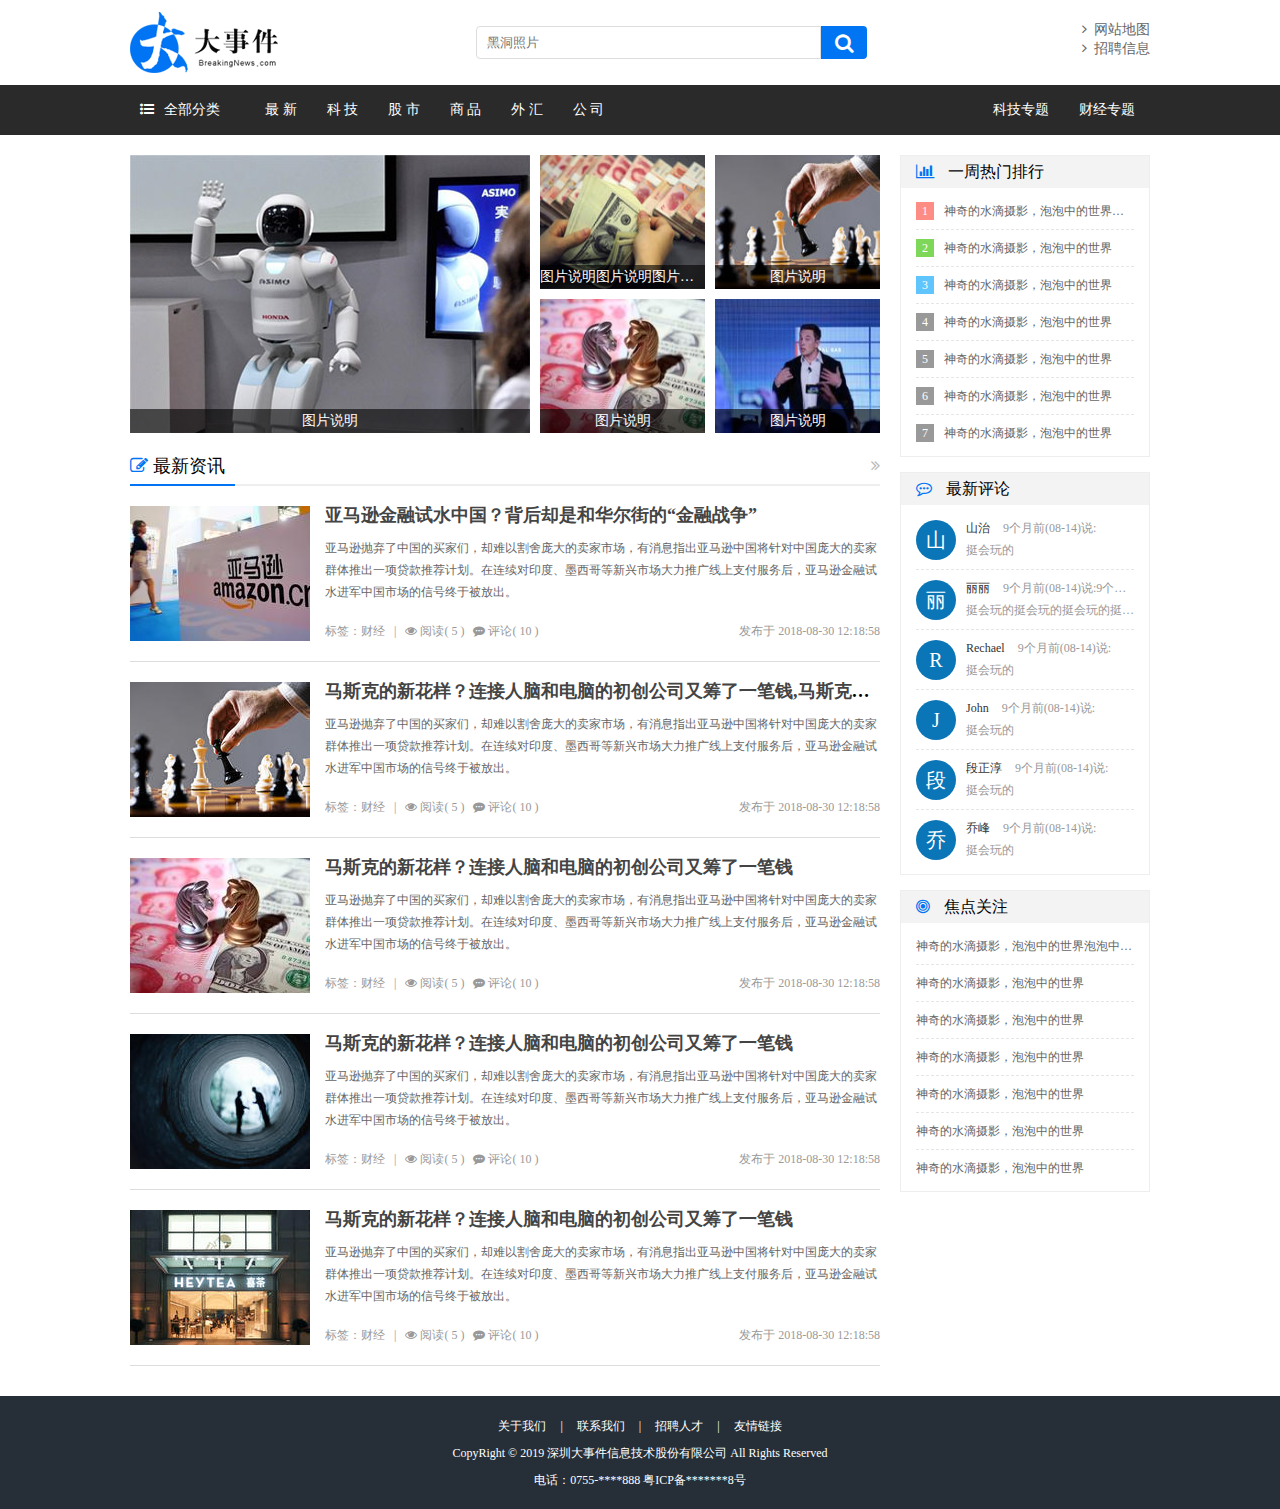
<file: index.html>
<!DOCTYPE html>
<html lang="en">

<head>
    <meta charset="UTF-8">
    <meta name="viewport" content="width=device-width, initial-scale=1.0">
    <meta http-equiv="X-UA-Compatible" content="ie=edge">
    <title>大事件-首页</title>
    <link rel="stylesheet" href="css/reset.css">
    <link rel="stylesheet" href="css/font-awesome.min.css">
    <link rel="stylesheet" href="css/main.css">
</head>

<body>
    <div class="header">
        <a href="#" class="logo fl"><img src="images/logo.png" alt="logo"></a>
        <div class="search_form fl">
            <input type="text" class="search_txt" placeholder="黑洞照片">
            <button class="search_btn"><i class="fa fa-search"></i></button>
        </div>
        <div class="link_info fr">
            <a href="#"><i class="fa fa-angle-right"></i>&nbsp;&nbsp;网站地图</a><br>
            <a href="#"><i class="fa fa-angle-right"></i>&nbsp;&nbsp;招聘信息</a>
        </div>
    </div>

    <div class="menu_con">
        <div class="menu">
            <div class="menu_collapse fl">
                <a href="javascript:;" class="level_one"><i class="fa fa-list-ul"></i>全部分类</a>
                <ul class="level_two">
                    <li class="up"></li>
                    <li><a href="./list.html">最 新</a></li>
                    <li><a href="./list.html">科 技</a></li>
                    <li><a href="./list.html">股 市</a></li>
                    <li><a href="./list.html">商 品</a></li>
                    <li><a href="./list.html">外 汇</a></li>
                    <li><a href="./list.html">公 司</a></li>
                </ul>
            </div>
            <ul class="left_menu fl">
                <li><a href="#">最 新</a></li>
                <li><a href="#">科 技</a></li>
                <li><a href="#">股 市</a></li>
                <li><a href="#">商 品</a></li>
                <li><a href="#">外 汇</a></li>
                <li><a href="#">公 司</a></li>
            </ul>
            <ul class="right_menu fr">
                <li><a href="#">科技专题</a></li>
                <li><a href="#">财经专题</a></li>
            </ul>
        </div>
    </div>

    <div class="main_con clearfix">
        <div class="left_con">
            <ul class="focus_list">
                <li class="first">
                    <a href="#"><img src="images/pic01.jpg" alt=""></a>
                    <p>图片说明</p>
                </li>
                <li>
                    <a href="#"><img src="images/pic02.jpg" alt=""></a>
                    <p>图片说明图片说明图片说明图片说明图片说明图片说明图片说明图片说明图片说明</p>
                </li>
                <li>
                    <a href="#"><img src="images/pic03.jpg" alt=""></a>
                    <p>图片说明</p>
                </li>
                <li>
                    <a href="#"><img src="images/pic05.jpg" alt=""></a>
                    <p>图片说明</p>
                </li>
                <li>
                    <a href="#"><img src="images/pic06.jpg" alt=""></a>
                    <p>图片说明</p>
                </li>
            </ul>

            <div class="common_title">
                <h3><i class="fa fa-edit"></i> 最新资讯</h3>
                <a href="#" class="more"><i class="fa fa-angle-double-right"></i></a>
            </div>

            <div class="common_news">
                <div class="common_news_list">
                    <a href="#" class="list_pic"><img src="images/pic09.jpg" alt=""></a>
                    <h4><a href="#">亚马逊金融试水中国？背后却是和华尔街的“金融战争” </a></h4>
                    <p>亚马逊抛弃了中国的买家们，却难以割舍庞大的卖家市场，有消息指出亚马逊中国将针对中国庞大的卖家群体推出一项贷款推荐计划。在连续对印度、墨西哥等新兴市场大力推广线上支付服务后，亚马逊金融试水进军中国市场的信号终于被放出。
                    </p>
                    <div class="new_info">
                        <span>标签：财经&nbsp;&nbsp;&nbsp;|&nbsp;&nbsp;&nbsp;<i class="fa fa-eye"></i>&nbsp;阅读( 5
                            )&nbsp;&nbsp;&nbsp;<i class="fa fa-commenting"></i>&nbsp;评论( 10 )</span>
                        <b>发布于 2018-08-30 12:18:58</b>
                    </div>
                </div>

                <div class="common_news_list">
                    <a href="#" class="list_pic"><img src="images/pic03.jpg" alt=""></a>
                    <h4><a href="#">马斯克的新花样？连接人脑和电脑的初创公司又筹了一笔钱,马斯克的新花样？连接人脑和电脑的初创公司又筹了一笔钱</a></h4>
                    <p>亚马逊抛弃了中国的买家们，却难以割舍庞大的卖家市场，有消息指出亚马逊中国将针对中国庞大的卖家群体推出一项贷款推荐计划。在连续对印度、墨西哥等新兴市场大力推广线上支付服务后，亚马逊金融试水进军中国市场的信号终于被放出。
                    </p>
                    <div class="new_info">
                        <span>标签：财经&nbsp;&nbsp;&nbsp;|&nbsp;&nbsp;&nbsp;<i class="fa fa-eye"></i>&nbsp;阅读( 5
                            )&nbsp;&nbsp;&nbsp;<i class="fa fa-commenting"></i>&nbsp;评论( 10 )</span>
                        <b>发布于 2018-08-30 12:18:58</b>
                    </div>
                </div>

                <div class="common_news_list">
                    <a href="#" class="list_pic"><img src="images/pic05.jpg" alt=""></a>
                    <h4><a href="#">马斯克的新花样？连接人脑和电脑的初创公司又筹了一笔钱</a></h4>
                    <p>亚马逊抛弃了中国的买家们，却难以割舍庞大的卖家市场，有消息指出亚马逊中国将针对中国庞大的卖家群体推出一项贷款推荐计划。在连续对印度、墨西哥等新兴市场大力推广线上支付服务后，亚马逊金融试水进军中国市场的信号终于被放出。
                    </p>
                    <div class="new_info">
                        <span>标签：财经&nbsp;&nbsp;&nbsp;|&nbsp;&nbsp;&nbsp;<i class="fa fa-eye"></i>&nbsp;阅读( 5
                            )&nbsp;&nbsp;&nbsp;<i class="fa fa-commenting"></i>&nbsp;评论( 10 )</span>
                        <b>发布于 2018-08-30 12:18:58</b>
                    </div>
                </div>

                <div class="common_news_list">
                    <a href="#" class="list_pic"><img src="images/pic07.jpg" alt=""></a>
                    <h4><a href="#">马斯克的新花样？连接人脑和电脑的初创公司又筹了一笔钱</a></h4>
                    <p>亚马逊抛弃了中国的买家们，却难以割舍庞大的卖家市场，有消息指出亚马逊中国将针对中国庞大的卖家群体推出一项贷款推荐计划。在连续对印度、墨西哥等新兴市场大力推广线上支付服务后，亚马逊金融试水进军中国市场的信号终于被放出。
                    </p>
                    <div class="new_info">
                        <span>标签：财经&nbsp;&nbsp;&nbsp;|&nbsp;&nbsp;&nbsp;<i class="fa fa-eye"></i>&nbsp;阅读( 5
                            )&nbsp;&nbsp;&nbsp;<i class="fa fa-commenting"></i>&nbsp;评论( 10 )</span>
                        <b>发布于 2018-08-30 12:18:58</b>
                    </div>
                </div>

                <div class="common_news_list">
                    <a href="#" class="list_pic"><img src="images/pic10.jpg" alt=""></a>
                    <h4><a href="#">马斯克的新花样？连接人脑和电脑的初创公司又筹了一笔钱</a></h4>
                    <p>亚马逊抛弃了中国的买家们，却难以割舍庞大的卖家市场，有消息指出亚马逊中国将针对中国庞大的卖家群体推出一项贷款推荐计划。在连续对印度、墨西哥等新兴市场大力推广线上支付服务后，亚马逊金融试水进军中国市场的信号终于被放出。
                    </p>
                    <div class="new_info">
                        <span>标签：财经&nbsp;&nbsp;&nbsp;|&nbsp;&nbsp;&nbsp;<i class="fa fa-eye"></i>&nbsp;阅读( 5
                            )&nbsp;&nbsp;&nbsp;<i class="fa fa-commenting"></i>&nbsp;评论( 10 )</span>
                        <b>发布于 2018-08-30 12:18:58</b>
                    </div>
                </div>
            </div>

        </div>
        <div class="right_con">
            <div class="common_wrap">
                <h3><i class="fa fa-bar-chart"></i> 一周热门排行</h3>
                <ul class="content_list hotrank_list">
                    <li><span class="first">1</span><a href="#">神奇的水滴摄影，泡泡中的世界泡泡中的世界</a></li>
                    <li><span class="second">2</span><a href="#">神奇的水滴摄影，泡泡中的世界</a></li>
                    <li><span class="third">3</span><a href="#">神奇的水滴摄影，泡泡中的世界</a></li>
                    <li><span>4</span><a href="#">神奇的水滴摄影，泡泡中的世界</a></li>
                    <li><span>5</span><a href="#">神奇的水滴摄影，泡泡中的世界</a></li>
                    <li><span>6</span><a href="#">神奇的水滴摄影，泡泡中的世界</a></li>
                    <li><span>7</span><a href="#">神奇的水滴摄影，泡泡中的世界</a></li>
                </ul>
            </div>
            <div class="common_wrap">
                <h3><i class="fa fa-commenting-o"></i> 最新评论</h3>
                <ul class="content_list comment_list">
                    <li>
                        <span>山</span>
                        <b><em>山治</em> 9个月前(08-14)说:</b>
                        <strong>挺会玩的</strong>
                    </li>
                    <li>
                        <span>丽</span>
                        <b><em>丽丽</em> 9个月前(08-14)说:9个月前(08-14)说:9个月前(08-14)说:</b>
                        <strong>挺会玩的挺会玩的挺会玩的挺会玩的</strong>
                    </li>
                    <li>
                        <span>R</span>
                        <b><em>Rechael</em> 9个月前(08-14)说:</b>
                        <strong>挺会玩的</strong>
                    </li>
                    <li>
                        <span>J</span>
                        <b><em>John</em> 9个月前(08-14)说:</b>
                        <strong>挺会玩的</strong>
                    </li>
                    <li>
                        <span>段</span>
                        <b><em>段正淳</em> 9个月前(08-14)说:</b>
                        <strong>挺会玩的</strong>
                    </li>
                    <li>
                        <span>乔</span>
                        <b><em>乔峰</em> 9个月前(08-14)说:</b>
                        <strong>挺会玩的</strong>
                    </li>
                </ul>
            </div>
            <div class="common_wrap">
                <h3><i class="fa fa-bullseye"></i> 焦点关注</h3>
                <ul class="content_list guanzhu_list">
                    <li><a href="#">神奇的水滴摄影，泡泡中的世界泡泡中的世界</a></li>
                    <li><a href="#">神奇的水滴摄影，泡泡中的世界</a></li>
                    <li><a href="#">神奇的水滴摄影，泡泡中的世界</a></li>
                    <li><a href="#">神奇的水滴摄影，泡泡中的世界</a></li>
                    <li><a href="#">神奇的水滴摄影，泡泡中的世界</a></li>
                    <li><a href="#">神奇的水滴摄影，泡泡中的世界</a></li>
                    <li><a href="#">神奇的水滴摄影，泡泡中的世界</a></li>
                </ul>
            </div>
        </div>
    </div>

    <div class="footer clearfix">
        <div class="foot_link">
            <a href="#">关于我们</a>
            <span>|</span>
            <a href="#">联系我们</a>
            <span>|</span>
            <a href="#">招聘人才</a>
            <span>|</span>
            <a href="#">友情链接</a>
        </div>
        <p>CopyRight © 2019 深圳大事件信息技术股份有限公司 All Rights Reserved</p>
        <p>电话：0755-****888 粤ICP备*******8号</p>
    </div>

    <!-- 导入模板引擎js文件 -->
    <script src="./js/template-web.js"></script>
    <!-- 引入jq文件 -->
    <script src="./js/jquery-1.12.4.min.js"></script>
</body>

</html>
</file>
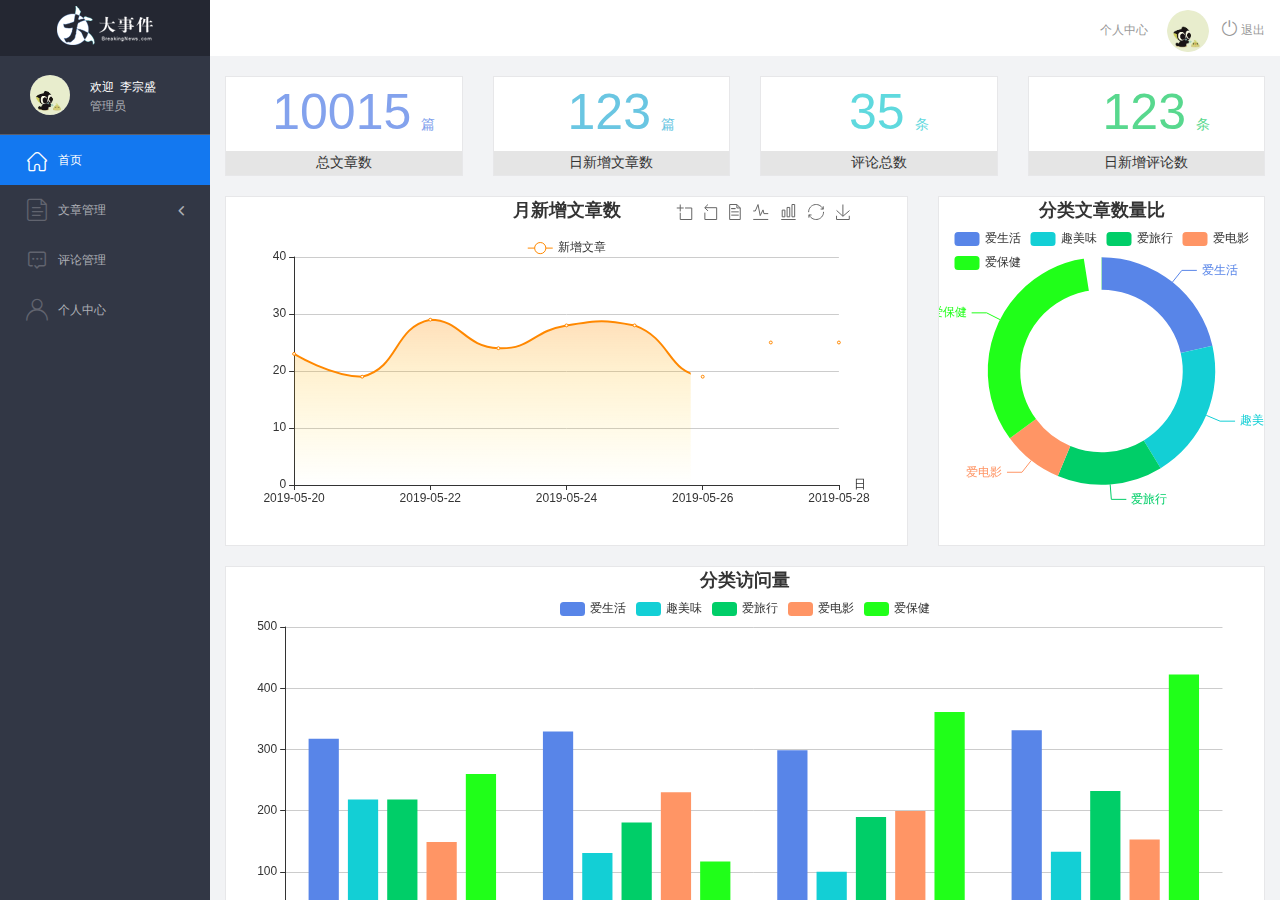
<file: admin/index.html>
<!DOCTYPE html>
<html lang="en">

<head>
    <meta charset="UTF-8">
    <meta name="viewport" content="width=device-width, initial-scale=1.0">
    <meta http-equiv="X-UA-Compatible" content="ie=edge">
    <title>大事件-后台首页</title>
    <link rel="stylesheet" href="./libs/bootstrap/css/bootstrap.min.css">
    <link rel="stylesheet" href="css/reset.css">
    <link rel="stylesheet" href="css/iconfont.css">
    <link rel="stylesheet" href="css/main.css">
    <script src="./libs/jquery-1.12.4.min.js"></script>
    <!-- 导入bootstrap的js文件 -->
    <script src="./libs/bootstrap/js/bootstrap.min.js"></script>
</head>

<body>
    <div class="sider">
        <a href="#" class="logo"><img src="images/logo02.png" alt="logo"></a>
        <div class="user_info">
            <img src="images/2.jpg" alt="person">
            <span>欢迎&nbsp;&nbsp;李宗盛</span>
            <b>管理员</b>
        </div>
        <!-- 左侧导航栏 -->
        <div class="menu">
            <div class="level01 active"><a href="./main_count.html" target="main_frame"><i
                        class="iconfont icon-yidiandiantubiao04"></i><span>首页</span></a></div>
            <div class="level01"><a href="#"><i class="iconfont icon-icon-article"></i><span>文章管理</span><b
                        class="iconfont icon-arrowdownl"></b></a></div>
            <ul class="level02">
                <li><a href="./article_list.html" target="main_frame"><i class="iconfont icon-previewright"></i><span>文章列表</span></a></li>
                <li><a href="./article_edit.html" target="main_frame"><i class="iconfont icon-previewright"></i><span>发表文章</span></a></li>
                <li><a href="./article_category.html" target="main_frame"><i class="iconfont icon-previewright"></i><span>文章类别管理</span></a>
                </li>
            </ul>

            <div class="level01"><a href="./comment_list.html" target="main_frame"><i
                        class="iconfont icon-comment"></i><span>评论管理</span></a></div>
            <div class="level01" id="user"><a href="./user.html" target="main_frame"><i
                        class="iconfont icon-user"></i><span>个人中心</span></a></div>
        </div>
        <!-- 顶部栏 -->
        <div class="header_bar">
            <div class="user_center_link">
                <a href="./user.html" target="main_frame">个人中心</a>
                <img src="images/2.jpg" alt="person">
                <a href="javascript:void(0)" class="logout"><i class="iconfont icon-tuichu"></i> 退出</a>
            </div>
        </div>
        <!-- 右侧主体内容 -->
        <div class="main" id="main_body">
            <iframe src="./main_count.html" name="main_frame" frameborder="0"></iframe>

        </div>
    </div>
</body>
<script>
    // 下拉菜单的获取 
    // jQ对象.eq(index)     ---> 获取指定索引的标签（元素）
    // slideToggle() 方法通过使用滑动效果（高度变化）来切换元素的可见状态。
   // 如果被选元素是可见的，则隐藏这些元素，如果被选元素是隐藏的，则显示这些元素。
   $(function(){
        $(".level01").eq(1).click(function(){
        $(this).next().slideToggle();
    })
    // 点击高亮
    $(".level01").click(function(){
        $(this).addClass("active").siblings().removeClass("active");
    })
 //  获取用户信息
    $.ajax({
      url:"http://localhost:8080/api/v1/admin/user/info",
     
      headers:{
        Authorization:window.localStorage.getItem('token')
      },
      success:function(backData){
          console.log(backData);
        // 设置左侧的头像和名字
        $(".user_info>img").attr('src',backData.data.userPic);
        $(".user_info>span").text('欢迎  '+backData.data.nickname);
        // 右侧顶部的头像
        $(".user_center_link>img").attr('src',backData.data.userPic);


      },
    //   请求失败之后的回调函数
    error:function(backData){
        console.log("我错啦!");
        console.log(backData);
        if(backData.statusText==="Forbidden"){
            alert("走开");
            window.location.herf="./login.html";
        }
    }

  })  ;
});

 
  
   
</script>
</html>
</file>
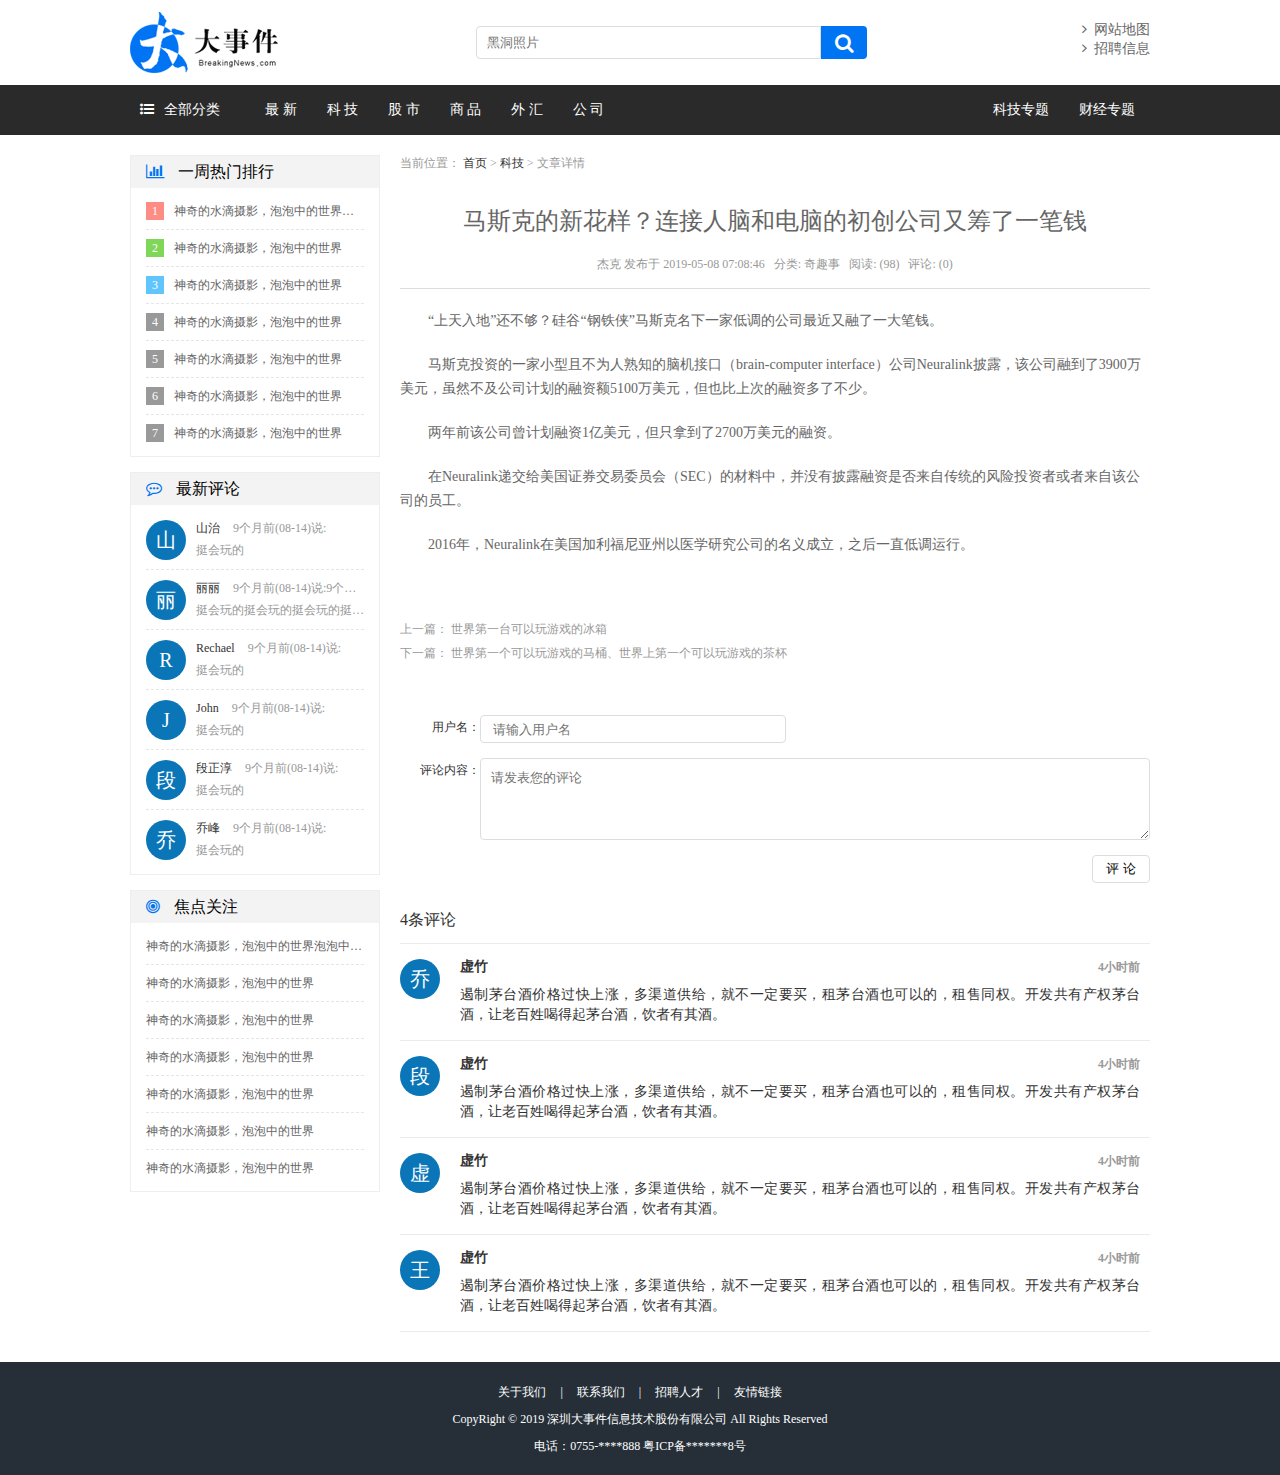
<file: article.html>
<!DOCTYPE html>
<html lang="en">

<head>
    <meta charset="UTF-8">
    <meta name="viewport" content="width=device-width, initial-scale=1.0">
    <meta http-equiv="X-UA-Compatible" content="ie=edge">
    <title>大事件-文章</title>
    <link rel="stylesheet" type="text/css" href="css/reset.css">
    <link rel="stylesheet" href="css/font-awesome.min.css">
    <link rel="stylesheet" type="text/css" href="css/main.css">
</head>

<body>
    <div class="header">
        <a href="#" class="logo fl"><img src="images/logo.png" alt="logo"></a>
        <div class="search_form fl">
            <input type="text" class="search_txt" placeholder="黑洞照片">
            <button class="search_btn"><i class="fa fa-search"></i></button>
        </div>
        <div class="link_info fr">
            <a href="#"><i class="fa fa-angle-right"></i>&nbsp;&nbsp;网站地图</a><br>
            <a href="#"><i class="fa fa-angle-right"></i>&nbsp;&nbsp;招聘信息</a>
        </div>
    </div>

    <div class="menu_con">
        <div class="menu">
            <div class="menu_collapse fl">
                <a href="javascript:;" class="level_one"><i class="fa fa-list-ul"></i>全部分类</a>
                <ul class="level_two">
                    <li class="up"></li>
                    <li><a href="#">最 新</a></li>
                    <li><a href="#">科 技</a></li>
                    <li><a href="#">股 市</a></li>
                    <li><a href="#">商 品</a></li>
                    <li><a href="#">外 汇</a></li>
                    <li><a href="#">公 司</a></li>
                </ul>
            </div>
            <ul class="left_menu fl">
                <li><a href="#">最 新</a></li>
                <li><a href="#">科 技</a></li>
                <li><a href="#">股 市</a></li>
                <li><a href="#">商 品</a></li>
                <li><a href="#">外 汇</a></li>
                <li><a href="#">公 司</a></li>
            </ul>
            <ul class="right_menu fr">
                <li><a href="#">科技专题</a></li>
                <li><a href="#">财经专题</a></li>
            </ul>
        </div>
    </div>

    <div class="main_con clearfix">
        <div class="left_con setfr">
            <div class="breadcrumb">
                当前位置： <a href="#">首页</a> &gt; <a href="#">科技</a> &gt; 文章详情
            </div>
            <h3 class="article_title">马斯克的新花样？连接人脑和电脑的初创公司又筹了一笔钱</h3>
            <div class="article_info">杰克 发布于 2019-05-08 07:08:46&nbsp;&nbsp;&nbsp;分类: 奇趣事&nbsp;&nbsp;&nbsp;阅读:
                (98)&nbsp;&nbsp;&nbsp;评论: (0)</div>
            <div class="article_con">

                <p>“上天入地”还不够？硅谷“钢铁侠”马斯克名下一家低调的公司最近又融了一大笔钱。</p>

                <p>马斯克投资的一家小型且不为人熟知的脑机接口（brain-computer
                    interface）公司Neuralink披露，该公司融到了3900万美元，虽然不及公司计划的融资额5100万美元，但也比上次的融资多了不少。</p>

                <p>两年前该公司曾计划融资1亿美元，但只拿到了2700万美元的融资。</p>

                <p>在Neuralink递交给美国证券交易委员会（SEC）的材料中，并没有披露融资是否来自传统的风险投资者或者来自该公司的员工。</p>

                <p>2016年，Neuralink在美国加利福尼亚州以医学研究公司的名义成立，之后一直低调运行。</p>

            </div>
            <div class="article_links">
                上一篇： <a href="#">世界第一台可以玩游戏的冰箱</a><br>
                下一篇： <a href="#">世界第一个可以玩游戏的马桶、世界上第一个可以玩游戏的茶杯</a>
            </div>

            <form action="" class="comment_form">
                <div class="form_group">
                    <label>用户名：</label>
                    <input type="text" placeholder="请输入用户名" class="comment_name">
                </div>
                <div class="form_group">
                    <label>评论内容：</label>
                    <textarea placeholder="请发表您的评论" class="comment_input"></textarea>
                </div>
                <div class="form_group">
                    <input type="submit" name="" value="评 论" class="comment_sub"></div>
            </form>

            <div class="comment_count">
                4条评论
            </div>

            <div class="comment_list_con">
                <div class="comment_detail_list">
                    <div class="person_pic fl">乔</div>
                    <div class="name_time fl"><b>虚竹</b><span>4小时前</span></div>
                    <div class="comment_text fl">
                        遏制茅台酒价格过快上涨，多渠道供给，就不一定要买，租茅台酒也可以的，租售同权。开发共有产权茅台酒，让老百姓喝得起茅台酒，饮者有其酒。
                    </div>
                </div>
                <div class="comment_detail_list">
                    <div class="person_pic fl">段</div>
                    <div class="name_time fl"><b>虚竹</b><span>4小时前</span></div>
                    <div class="comment_text fl">
                        遏制茅台酒价格过快上涨，多渠道供给，就不一定要买，租茅台酒也可以的，租售同权。开发共有产权茅台酒，让老百姓喝得起茅台酒，饮者有其酒。
                    </div>
                </div>
                <div class="comment_detail_list">
                    <div class="person_pic fl">虚</div>
                    <div class="name_time fl"><b>虚竹</b><span>4小时前</span></div>
                    <div class="comment_text fl">
                        遏制茅台酒价格过快上涨，多渠道供给，就不一定要买，租茅台酒也可以的，租售同权。开发共有产权茅台酒，让老百姓喝得起茅台酒，饮者有其酒。
                    </div>
                </div>
                <div class="comment_detail_list">
                    <div class="person_pic fl">王</div>
                    <div class="name_time fl"><b>虚竹</b><span>4小时前</span></div>
                    <div class="comment_text fl">
                        遏制茅台酒价格过快上涨，多渠道供给，就不一定要买，租茅台酒也可以的，租售同权。开发共有产权茅台酒，让老百姓喝得起茅台酒，饮者有其酒。
                    </div>
                </div>
            </div>
        </div>
        <div class="right_con setfl">
            <div class="common_wrap">
                <h3><i class="fa fa-bar-chart"></i> 一周热门排行</h3>
                <ul class="content_list">
                    <li><span class="first">1</span><a href="#">神奇的水滴摄影，泡泡中的世界泡泡中的世界</a></li>
                    <li><span class="second">2</span><a href="#">神奇的水滴摄影，泡泡中的世界</a></li>
                    <li><span class="third">3</span><a href="#">神奇的水滴摄影，泡泡中的世界</a></li>
                    <li><span>4</span><a href="#">神奇的水滴摄影，泡泡中的世界</a></li>
                    <li><span>5</span><a href="#">神奇的水滴摄影，泡泡中的世界</a></li>
                    <li><span>6</span><a href="#">神奇的水滴摄影，泡泡中的世界</a></li>
                    <li><span>7</span><a href="#">神奇的水滴摄影，泡泡中的世界</a></li>
                </ul>
            </div>
            <div class="common_wrap">
                <h3><i class="fa fa-commenting-o"></i> 最新评论</h3>
                <ul class="content_list comment_list">
                    <li>
                        <span>山</span>
                        <b><em>山治</em> 9个月前(08-14)说:</b>
                        <strong>挺会玩的</strong>
                    </li>
                    <li>
                        <span>丽</span>
                        <b><em>丽丽</em> 9个月前(08-14)说:9个月前(08-14)说:9个月前(08-14)说:</b>
                        <strong>挺会玩的挺会玩的挺会玩的挺会玩的</strong>
                    </li>
                    <li>
                        <span>R</span>
                        <b><em>Rechael</em> 9个月前(08-14)说:</b>
                        <strong>挺会玩的</strong>
                    </li>
                    <li>
                        <span>J</span>
                        <b><em>John</em> 9个月前(08-14)说:</b>
                        <strong>挺会玩的</strong>
                    </li>
                    <li>
                        <span>段</span>
                        <b><em>段正淳</em> 9个月前(08-14)说:</b>
                        <strong>挺会玩的</strong>
                    </li>
                    <li>
                        <span>乔</span>
                        <b><em>乔峰</em> 9个月前(08-14)说:</b>
                        <strong>挺会玩的</strong>
                    </li>
                </ul>
            </div>
            <div class="common_wrap">
                <h3><i class="fa fa-bullseye"></i> 焦点关注</h3>
                <ul class="content_list guanzhu_list">
                    <li><a href="#">神奇的水滴摄影，泡泡中的世界泡泡中的世界</a></li>
                    <li><a href="#">神奇的水滴摄影，泡泡中的世界</a></li>
                    <li><a href="#">神奇的水滴摄影，泡泡中的世界</a></li>
                    <li><a href="#">神奇的水滴摄影，泡泡中的世界</a></li>
                    <li><a href="#">神奇的水滴摄影，泡泡中的世界</a></li>
                    <li><a href="#">神奇的水滴摄影，泡泡中的世界</a></li>
                    <li><a href="#">神奇的水滴摄影，泡泡中的世界</a></li>
                </ul>
            </div>
        </div>
    </div>

    <div class="footer clearfix">
        <div class="foot_link">
            <a href="#">关于我们</a>
            <span>|</span>
            <a href="#">联系我们</a>
            <span>|</span>
            <a href="#">招聘人才</a>
            <span>|</span>
            <a href="#">友情链接</a>
        </div>
        <p>CopyRight © 2019 深圳大事件信息技术股份有限公司 All Rights Reserved</p>
        <p>电话：0755-****888 粤ICP备*******8号</p>
    </div>

    <!-- 引入模板引擎js文件 -->
    <script src="./js/template-web.js"></script>
    <script src="./js/jquery-1.12.4.min.js"></script>

</body>

</html>
</file>
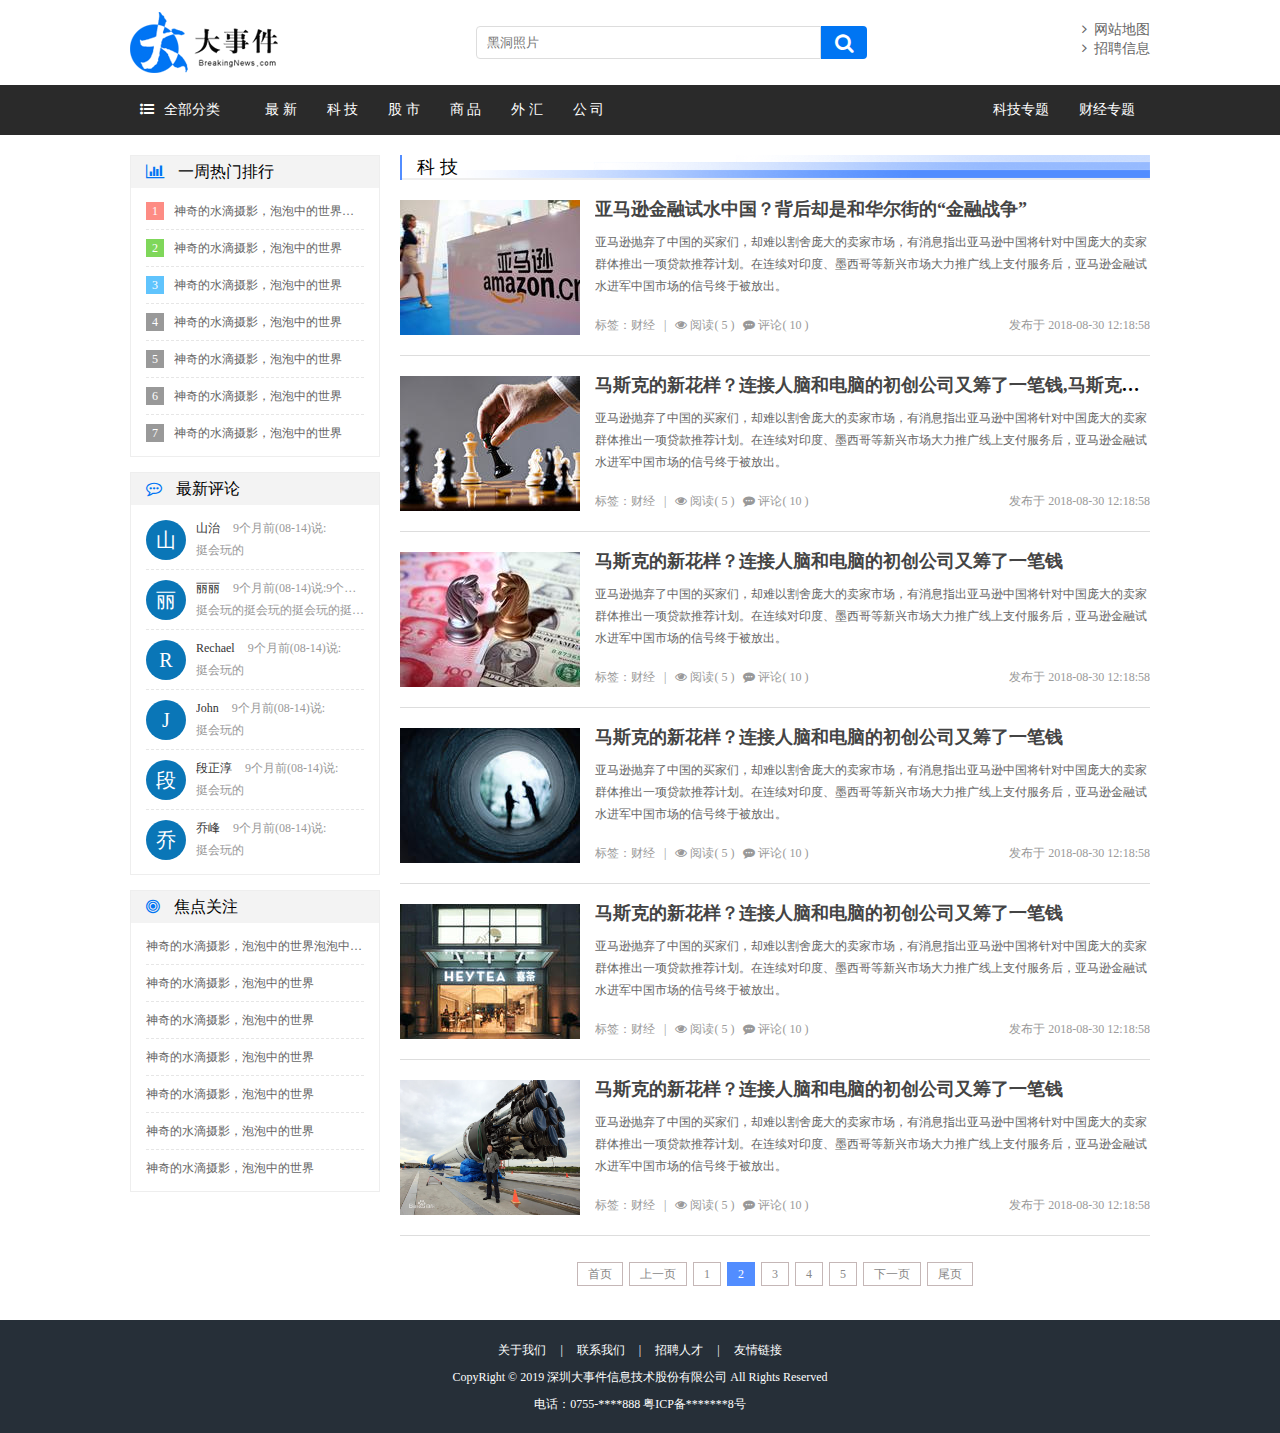
<file: list.html>
<!DOCTYPE html>
<html lang="en">

<head>
    <meta charset="UTF-8">
    <meta name="viewport" content="width=device-width, initial-scale=1.0">
    <meta http-equiv="X-UA-Compatible" content="ie=edge">
    <title>大事件-列表页</title>
    <link rel="stylesheet" type="text/css" href="css/reset.css">
    <link rel="stylesheet" href="css/font-awesome.min.css">
    <link rel="stylesheet" type="text/css" href="css/jquery.pagination.css">
    <link rel="stylesheet" type="text/css" href="css/main.css">
    <script type="text/javascript" src="js/jquery-1.12.4.min.js"></script>
    <script type="text/javascript" src="js/jquery.pagination.min.js"></script>
</head>

<body>
    <div class="header">
        <a href="#" class="logo fl"><img src="images/logo.png" alt="logo"></a>
        <div class="search_form fl">
            <input type="text" class="search_txt" placeholder="黑洞照片">
            <button class="search_btn"><i class="fa fa-search"></i></button>
        </div>
        <div class="link_info fr">
            <a href="#"><i class="fa fa-angle-right"></i>&nbsp;&nbsp;网站地图</a><br>
            <a href="#"><i class="fa fa-angle-right"></i>&nbsp;&nbsp;招聘信息</a>
        </div>
    </div>

    <div class="menu_con">
        <div class="menu">
            <div class="menu_collapse fl">
                <a href="javascript:;" class="level_one"><i class="fa fa-list-ul"></i>全部分类</a>
                <ul class="level_two">
                    <li class="up"></li>
                    <li><a href="#">最 新</a></li>
                    <li><a href="#">科 技</a></li>
                    <li><a href="#">股 市</a></li>
                    <li><a href="#">商 品</a></li>
                    <li><a href="#">外 汇</a></li>
                    <li><a href="#">公 司</a></li>
                </ul>
            </div>
            <ul class="left_menu fl">
                <li><a href="#">最 新</a></li>
                <li><a href="#">科 技</a></li>
                <li><a href="#">股 市</a></li>
                <li><a href="#">商 品</a></li>
                <li><a href="#">外 汇</a></li>
                <li><a href="#">公 司</a></li>
            </ul>
            <ul class="right_menu fr">
                <li><a href="#">科技专题</a></li>
                <li><a href="#">财经专题</a></li>
            </ul>
        </div>
    </div>

    <div class="main_con clearfix">
        <div class="left_con setfr">

            <div class="list_title">
                <h3>科 技</h3>
            </div>

            <div class="common_news_list">
                <a href="#" class="list_pic"><img src="images/pic09.jpg" alt=""></a>
                <h4><a href="#">亚马逊金融试水中国？背后却是和华尔街的“金融战争” </a></h4>
                <p>亚马逊抛弃了中国的买家们，却难以割舍庞大的卖家市场，有消息指出亚马逊中国将针对中国庞大的卖家群体推出一项贷款推荐计划。在连续对印度、墨西哥等新兴市场大力推广线上支付服务后，亚马逊金融试水进军中国市场的信号终于被放出。
                </p>
                <div class="new_info">
                    <span>标签：财经&nbsp;&nbsp;&nbsp;|&nbsp;&nbsp;&nbsp;<i class="fa fa-eye"></i>&nbsp;阅读( 5
                        )&nbsp;&nbsp;&nbsp;<i class="fa fa-commenting"></i>&nbsp;评论( 10 )</span>
                    <b>发布于 2018-08-30 12:18:58</b>
                </div>
            </div>

            <div class="common_news_list">
                <a href="#" class="list_pic"><img src="images/pic03.jpg" alt=""></a>
                <h4><a href="#">马斯克的新花样？连接人脑和电脑的初创公司又筹了一笔钱,马斯克的新花样？连接人脑和电脑的初创公司又筹了一笔钱</a></h4>
                <p>亚马逊抛弃了中国的买家们，却难以割舍庞大的卖家市场，有消息指出亚马逊中国将针对中国庞大的卖家群体推出一项贷款推荐计划。在连续对印度、墨西哥等新兴市场大力推广线上支付服务后，亚马逊金融试水进军中国市场的信号终于被放出。
                </p>
                <div class="new_info">
                    <span>标签：财经&nbsp;&nbsp;&nbsp;|&nbsp;&nbsp;&nbsp;<i class="fa fa-eye"></i>&nbsp;阅读( 5
                        )&nbsp;&nbsp;&nbsp;<i class="fa fa-commenting"></i>&nbsp;评论( 10 )</span>
                    <b>发布于 2018-08-30 12:18:58</b>
                </div>
            </div>

            <div class="common_news_list">
                <a href="#" class="list_pic"><img src="images/pic05.jpg" alt=""></a>
                <h4><a href="#">马斯克的新花样？连接人脑和电脑的初创公司又筹了一笔钱</a></h4>
                <p>亚马逊抛弃了中国的买家们，却难以割舍庞大的卖家市场，有消息指出亚马逊中国将针对中国庞大的卖家群体推出一项贷款推荐计划。在连续对印度、墨西哥等新兴市场大力推广线上支付服务后，亚马逊金融试水进军中国市场的信号终于被放出。
                </p>
                <div class="new_info">
                    <span>标签：财经&nbsp;&nbsp;&nbsp;|&nbsp;&nbsp;&nbsp;<i class="fa fa-eye"></i>&nbsp;阅读( 5
                        )&nbsp;&nbsp;&nbsp;<i class="fa fa-commenting"></i>&nbsp;评论( 10 )</span>
                    <b>发布于 2018-08-30 12:18:58</b>
                </div>
            </div>

            <div class="common_news_list">
                <a href="#" class="list_pic"><img src="images/pic07.jpg" alt=""></a>
                <h4><a href="#">马斯克的新花样？连接人脑和电脑的初创公司又筹了一笔钱</a></h4>
                <p>亚马逊抛弃了中国的买家们，却难以割舍庞大的卖家市场，有消息指出亚马逊中国将针对中国庞大的卖家群体推出一项贷款推荐计划。在连续对印度、墨西哥等新兴市场大力推广线上支付服务后，亚马逊金融试水进军中国市场的信号终于被放出。
                </p>
                <div class="new_info">
                    <span>标签：财经&nbsp;&nbsp;&nbsp;|&nbsp;&nbsp;&nbsp;<i class="fa fa-eye"></i>&nbsp;阅读( 5
                        )&nbsp;&nbsp;&nbsp;<i class="fa fa-commenting"></i>&nbsp;评论( 10 )</span>
                    <b>发布于 2018-08-30 12:18:58</b>
                </div>
            </div>

            <div class="common_news_list">
                <a href="#" class="list_pic"><img src="images/pic10.jpg" alt=""></a>
                <h4><a href="#">马斯克的新花样？连接人脑和电脑的初创公司又筹了一笔钱</a></h4>
                <p>亚马逊抛弃了中国的买家们，却难以割舍庞大的卖家市场，有消息指出亚马逊中国将针对中国庞大的卖家群体推出一项贷款推荐计划。在连续对印度、墨西哥等新兴市场大力推广线上支付服务后，亚马逊金融试水进军中国市场的信号终于被放出。
                </p>
                <div class="new_info">
                    <span>标签：财经&nbsp;&nbsp;&nbsp;|&nbsp;&nbsp;&nbsp;<i class="fa fa-eye"></i>&nbsp;阅读( 5
                        )&nbsp;&nbsp;&nbsp;<i class="fa fa-commenting"></i>&nbsp;评论( 10 )</span>
                    <b>发布于 2018-08-30 12:18:58</b>
                </div>
            </div>

            <div class="common_news_list">
                <a href="#" class="list_pic"><img src="images/pic04.jpg" alt=""></a>
                <h4><a href="#">马斯克的新花样？连接人脑和电脑的初创公司又筹了一笔钱</a></h4>
                <p>亚马逊抛弃了中国的买家们，却难以割舍庞大的卖家市场，有消息指出亚马逊中国将针对中国庞大的卖家群体推出一项贷款推荐计划。在连续对印度、墨西哥等新兴市场大力推广线上支付服务后，亚马逊金融试水进军中国市场的信号终于被放出。
                </p>
                <div class="new_info">
                    <span>标签：财经&nbsp;&nbsp;&nbsp;|&nbsp;&nbsp;&nbsp;<i class="fa fa-eye"></i>&nbsp;阅读( 5
                        )&nbsp;&nbsp;&nbsp;<i class="fa fa-commenting"></i>&nbsp;评论( 10 )</span>
                    <b>发布于 2018-08-30 12:18:58</b>
                </div>
            </div>

            <div id="pagination" class="page"></div>
            <script>
                $(function () {
                    $("#pagination").pagination({
                        currentPage: 2,
                        totalPage: 8,
                        callback: function (current) {
                            alert('ok!');
                        }
                    });
                });
            </script>

        </div>
        <div class="right_con setfl">
            <div class="common_wrap">
                <h3><i class="fa fa-bar-chart"></i> 一周热门排行</h3>
                <ul class="content_list">
                    <li><span class="first">1</span><a href="#">神奇的水滴摄影，泡泡中的世界泡泡中的世界</a></li>
                    <li><span class="second">2</span><a href="#">神奇的水滴摄影，泡泡中的世界</a></li>
                    <li><span class="third">3</span><a href="#">神奇的水滴摄影，泡泡中的世界</a></li>
                    <li><span>4</span><a href="#">神奇的水滴摄影，泡泡中的世界</a></li>
                    <li><span>5</span><a href="#">神奇的水滴摄影，泡泡中的世界</a></li>
                    <li><span>6</span><a href="#">神奇的水滴摄影，泡泡中的世界</a></li>
                    <li><span>7</span><a href="#">神奇的水滴摄影，泡泡中的世界</a></li>
                </ul>
            </div>
            <div class="common_wrap">
                <h3><i class="fa fa-commenting-o"></i> 最新评论</h3>
                <ul class="content_list comment_list">
                    <li>
                        <span>山</span>
                        <b><em>山治</em> 9个月前(08-14)说:</b>
                        <strong>挺会玩的</strong>
                    </li>
                    <li>
                        <span>丽</span>
                        <b><em>丽丽</em> 9个月前(08-14)说:9个月前(08-14)说:9个月前(08-14)说:</b>
                        <strong>挺会玩的挺会玩的挺会玩的挺会玩的</strong>
                    </li>
                    <li>
                        <span>R</span>
                        <b><em>Rechael</em> 9个月前(08-14)说:</b>
                        <strong>挺会玩的</strong>
                    </li>
                    <li>
                        <span>J</span>
                        <b><em>John</em> 9个月前(08-14)说:</b>
                        <strong>挺会玩的</strong>
                    </li>
                    <li>
                        <span>段</span>
                        <b><em>段正淳</em> 9个月前(08-14)说:</b>
                        <strong>挺会玩的</strong>
                    </li>
                    <li>
                        <span>乔</span>
                        <b><em>乔峰</em> 9个月前(08-14)说:</b>
                        <strong>挺会玩的</strong>
                    </li>
                </ul>
            </div>
            <div class="common_wrap">
                <h3><i class="fa fa-bullseye"></i> 焦点关注</h3>
                <ul class="content_list guanzhu_list">
                    <li><a href="#">神奇的水滴摄影，泡泡中的世界泡泡中的世界</a></li>
                    <li><a href="#">神奇的水滴摄影，泡泡中的世界</a></li>
                    <li><a href="#">神奇的水滴摄影，泡泡中的世界</a></li>
                    <li><a href="#">神奇的水滴摄影，泡泡中的世界</a></li>
                    <li><a href="#">神奇的水滴摄影，泡泡中的世界</a></li>
                    <li><a href="#">神奇的水滴摄影，泡泡中的世界</a></li>
                    <li><a href="#">神奇的水滴摄影，泡泡中的世界</a></li>
                </ul>
            </div>
        </div>
    </div>

    <div class="footer clearfix">
        <div class="foot_link">
            <a href="#">关于我们</a>
            <span>|</span>
            <a href="#">联系我们</a>
            <span>|</span>
            <a href="#">招聘人才</a>
            <span>|</span>
            <a href="#">友情链接</a>
        </div>
        <p>CopyRight © 2019 深圳大事件信息技术股份有限公司 All Rights Reserved</p>
        <p>电话：0755-****888 粤ICP备*******8号</p>
    </div>
    <!-- 导包template -->
    <script src="./js/template-web.js"></script>
</body>

</html>
</file>
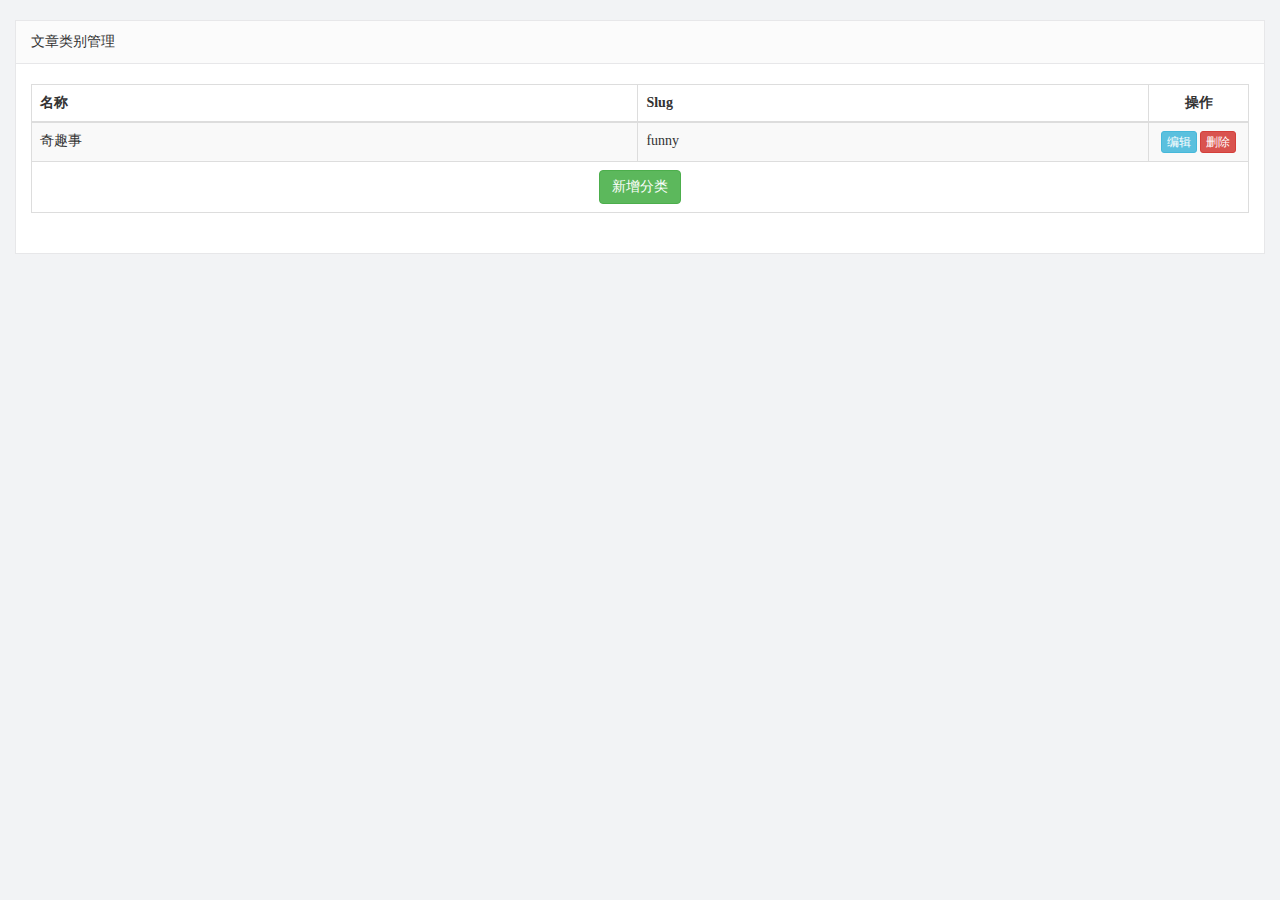
<file: admin/article_category.html>
<!DOCTYPE html>
<html lang="en">

<head>
    <meta charset="UTF-8">
    <meta name="viewport" content="width=device-width, initial-scale=1.0">
    <meta http-equiv="X-UA-Compatible" content="ie=edge">
    <title>文章列表</title>
    <link rel="stylesheet" href="./libs/bootstrap/css/bootstrap.min.css">
    <link rel="stylesheet" href="css/reset.css">
    <link rel="stylesheet" href="css/iconfont.css">
    <link rel="stylesheet" href="css/main.css">
    <script src="./libs/jquery-1.12.4.min.js"></script>
    <script src="./libs/bootstrap/js/bootstrap.min.js"></script>
    <!-- 引入模板引擎js文件 -->
    <script src="./libs/template-web.js"></script>
</head>

<body>
    <div class="container-fluid">
        <div class="common_title">
            文章类别管理
        </div>
        <div class="container-fluid common_con">
            <table class="table table-striped table-bordered table-hover mp20 category_table">
                <thead>
                    <tr>
                        <th>名称</th>
                        <th>Slug</th>
                        <th class="text-center" width="100">操作</th>
                    </tr>
                </thead>
                <tbody>
                    <tr>
                        <td>奇趣事</td>
                        <td>funny</td>
                        <td class="text-center">
                            <a href="javascript:void(0);" data-toggle="modal" class=" btn btn-info btn-xs">编辑</a>
                            <a href="javascript:void(0);" class="btn btn-danger btn-xs">删除</a>
                        </td>
                    </tr>
                </tbody>
                <tfoot>
                    <tr>
                        <td colspan="3" class="text-center">
                            <a href="javascript:void(0)" class="btn btn-success" id="xinzengfenlei" data-toggle="modal"
                                data-target="#myModal">新增分类</a>
                        </td>
                    </tr>
                </tfoot>
            </table>
        </div>
    </div>

</html>
</file>
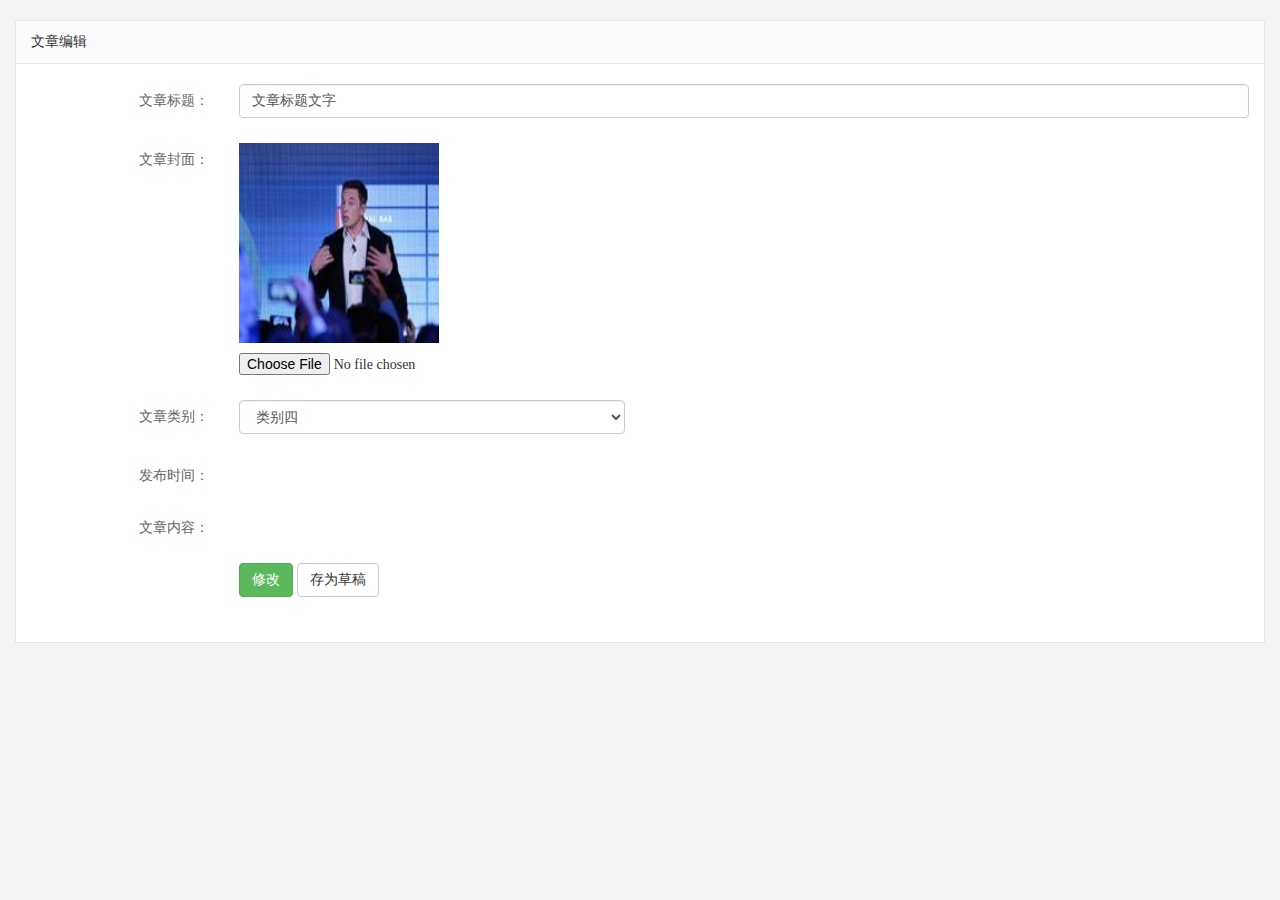
<file: admin/article_edit.html>
<!DOCTYPE html>
<html lang="en">

<head>
    <meta charset="UTF-8">
    <meta name="viewport" content="width=device-width, initial-scale=1.0">
    <meta http-equiv="X-UA-Compatible" content="ie=edge">
    <title>文章列表</title>
    <link rel="stylesheet" href="./libs/bootstrap/css/bootstrap.min.css">
    <link rel="stylesheet" href="css/reset.css">
    <link rel="stylesheet" href="css/iconfont.css">
    <link rel="stylesheet" href="css/main.css">
    <!-- jq -->
    <script src="./libs/jquery-1.12.4.min.js"></script>
    <!-- 模板引擎 -->
    <script src="./libs/template-web.js"></script>
</head>

<body>
    <div class="container-fluid">
        <div class="common_title">
            文章编辑
        </div>
        <div class="container-fluid common_con">
            <form class="form-horizontal article_form" id="form">
                <div class="form-group">
                    <label for="inputTitle" class="col-sm-2 control-label">文章标题：</label>
                    <div class="col-sm-10">
                        <input type="text" name="title" class="form-control title" id="inputTitle" value="文章标题文字">
                    </div>
                </div>
                <div class="form-group">
                    <label for="inputCover" class="col-sm-2 control-label">文章封面：</label>
                    <div class="col-sm-10">
                        <img src="images/pic06.jpg" class="article_cover">
                        <input name="cover" type="file" id="inputCover">
                    </div>
                </div>
                <div class="form-group">
                    <label for="inputCategory" class="col-sm-2 control-label">文章类别：</label>
                    <div class="col-sm-4">
                        <select class="form-control category" name="categoryId">
                            <option>类别一</option>
                            <option>类别二</option>
                            <option>类别三</option>
                            <option selected>类别四</option>
                            <option>类别五</option>
                        </select>
                    </div>
                </div>
                <div class="form-group">
                    <label class="col-sm-2 control-label">发布时间：</label>
                    <div class="col-sm-4">
                    </div>
                </div>
                <div class="form-group">
                    <label for="inputEmail3" class="col-sm-2 control-label">文章内容：</label>
                    <div class="col-sm-10">
                    </div>
                </div>
                <div class="form-group">
                    <div class="col-sm-offset-2 col-sm-10">
                        <button type="submit" class="btn btn-success btn-edit">修改</button>
                        <button type="submit" class="btn btn-default btn-draft">存为草稿</button>
                    </div>
                </div>
            </form>
        </div>
    </div>
</body>

</html>
</file>
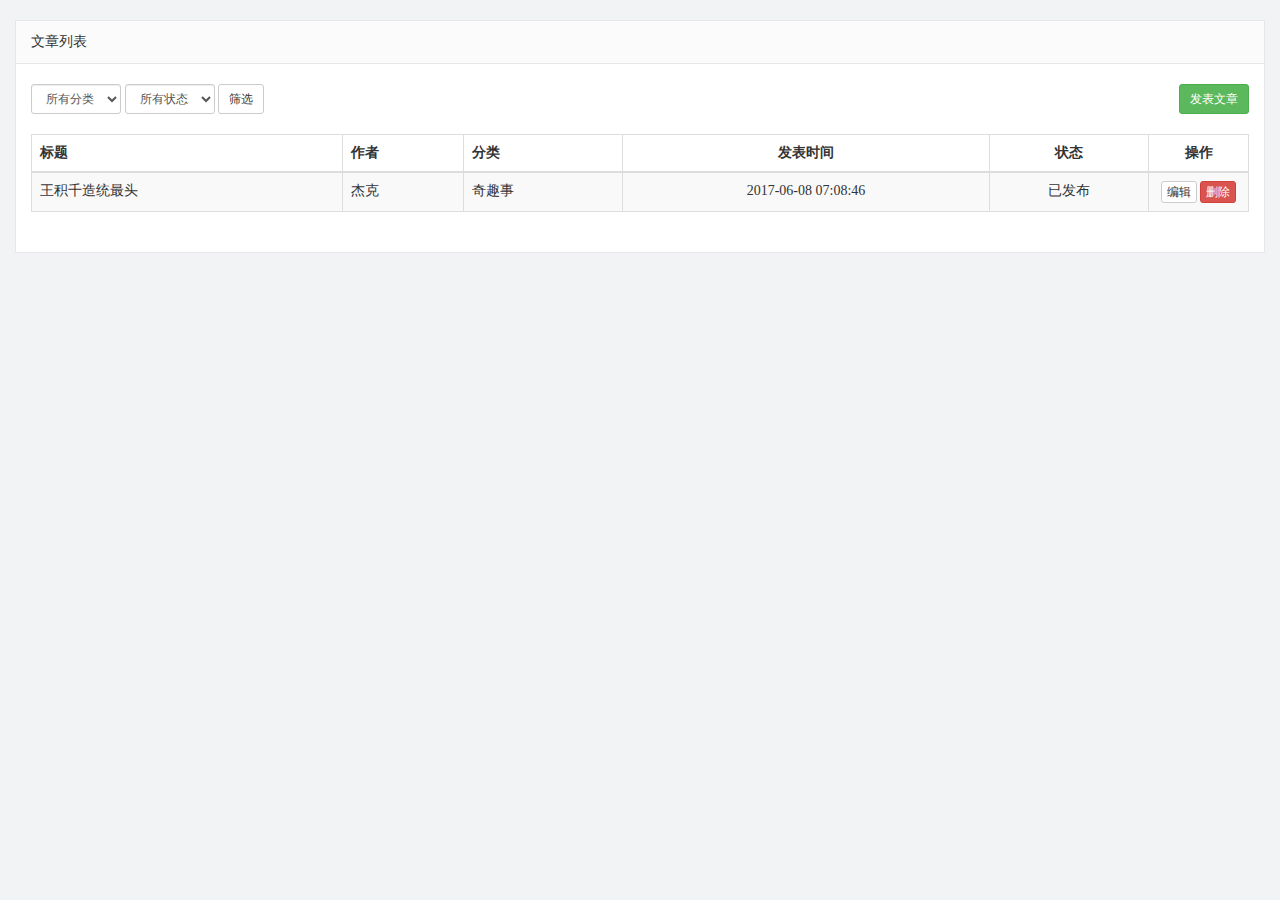
<file: admin/article_list.html>
<!DOCTYPE html>
<html lang="en">

<head>
    <meta charset="UTF-8">
    <meta name="viewport" content="width=device-width, initial-scale=1.0">
    <meta http-equiv="X-UA-Compatible" content="ie=edge">
    <title>文章列表</title>
    <link rel="stylesheet" href="./libs/bootstrap/css/bootstrap.min.css">
    <link rel="stylesheet" href="./css/reset.css">
    <link rel="stylesheet" href="./css/iconfont.css">
    <link rel="stylesheet" href="./css/main.css">
    <script src="./libs/jquery-1.12.4.min.js"></script>
    <!-- 引入模板引擎js文件 -->
    <script src="./libs/template-web.js"></script>
</head>

<body>
    <div class="container-fluid">
        <div class="common_title">
            文章列表
        </div>
        <div class="container-fluid common_con">
            <div class="row opt_btns">
                <div class="col-xs-6">
                    <form class="form-inline">
                        <select id="selCategory" name="" class="form-control input-sm">
                            <option value="">所有分类</option>
                            <option>未分类</option>
                            <option>奇趣事</option>
                            <option>会生活</option>
                            <option>爱旅行</option>
                        </select>
                        <select id="selStatus" name="" class="form-control input-sm">
                            <option value="">所有状态</option>
                            <option value="草稿">草稿</option>
                            <option value="已发布">已发布</option>
                        </select>
                        <button id="btnSearch" class="btn btn-default btn-sm">筛选</button>
                    </form>
                </div>
                <div class="col-xs-6">
                    <a href="article_release.html" class="btn btn-success btn-sm pull-right" id="release_btn">发表文章</a>
                </div>
            </div>
            <table class="table table-striped table-bordered table-hover mp20">
                <thead>
                    <tr>
                        <th>标题</th>
                        <th>作者</th>
                        <th>分类</th>
                        <th class="text-center">发表时间</th>
                        <th class="text-center">状态</th>
                        <th class="text-center" width="100">操作</th>
                    </tr>
                </thead>
                <tbody>
                    <tr>
                        <td>王积千造统最头</td>
                        <td>杰克</td>
                        <td>奇趣事</td>
                        <td class="text-center">2017-06-08 07:08:46</td>
                        <td class="text-center">已发布</td>
                        <td class="text-center">
                            <a href="article_edit.html" class="btn btn-default btn-xs">编辑</a>
                            <a href="javascript:void(0);" class="btn btn-danger btn-xs delete">删除</a>
                        </td>
                    </tr>
                </tbody>
            </table>
            <div class="row text-center">
            </div>
        </div>
    </div>
</body>

</html>
</file>
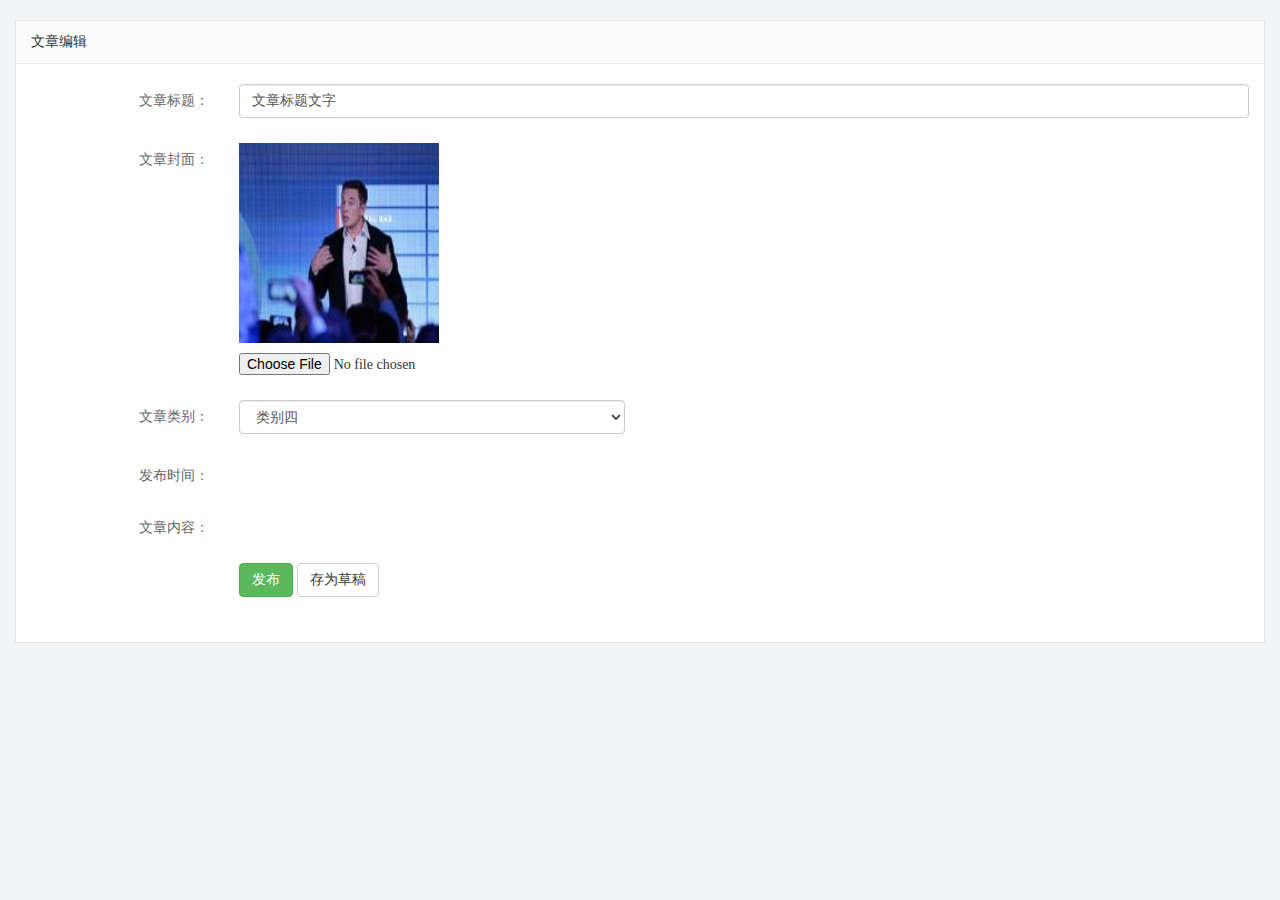
<file: admin/article_release.html>
<!DOCTYPE html>
<html lang="en">

<head>
    <meta charset="UTF-8">
    <meta name="viewport" content="width=device-width, initial-scale=1.0">
    <meta http-equiv="X-UA-Compatible" content="ie=edge">
    <title>文章列表</title>
    <link rel="stylesheet" href="./libs/bootstrap/css/bootstrap.min.css">
    <link rel="stylesheet" href="css/reset.css">
    <link rel="stylesheet" href="css/iconfont.css">
    <link rel="stylesheet" href="css/main.css">
    <!-- jq -->
    <script src="./libs/jquery-1.12.4.min.js"></script>
    <!-- 模板引擎 -->
    <script src="./libs/template-web.js"></script>
</head>

<body>
    <div class="container-fluid">
        <div class="common_title">
            文章编辑
        </div>
        <div class="container-fluid common_con">
            <form class="form-horizontal article_form" id="form">
                <div class="form-group">
                    <label for="inputTitle" class="col-sm-2 control-label">文章标题：</label>
                    <div class="col-sm-10">
                        <input type="text" name="title" class="form-control title" id="inputTitle" value="文章标题文字">
                    </div>
                </div>
                <div class="form-group">
                    <label for="inputCover" class="col-sm-2 control-label">文章封面：</label>
                    <div class="col-sm-10">
                        <img src="images/pic06.jpg" class="article_cover">
                        <input name="cover" type="file" id="inputCover">
                    </div>
                </div>
                <div class="form-group">
                    <label for="inputCategory" class="col-sm-2 control-label">文章类别：</label>
                    <div class="col-sm-4">
                        <select class="form-control category" name="categoryId">
                            <option>类别一</option>
                            <option>类别二</option>
                            <option>类别三</option>
                            <option selected>类别四</option>
                            <option>类别五</option>
                        </select>
                    </div>
                </div>
                <div class="form-group">
                    <label class="col-sm-2 control-label">发布时间：</label>
                    <div class="col-sm-4">
                    </div>
                </div>
                <div class="form-group">
                    <label for="inputEmail3" class="col-sm-2 control-label">文章内容：</label>
                    <div class="col-sm-10">
                    </div>
                </div>
                <div class="form-group">
                    <div class="col-sm-offset-2 col-sm-10">
                        <button type="submit" class="btn btn-success btn-release">发布</button>
                        <button type="submit" class="btn btn-default btn-draft">存为草稿</button>
                    </div>
                </div>
            </form>
        </div>
    </div>
</body>

</html>
</file>
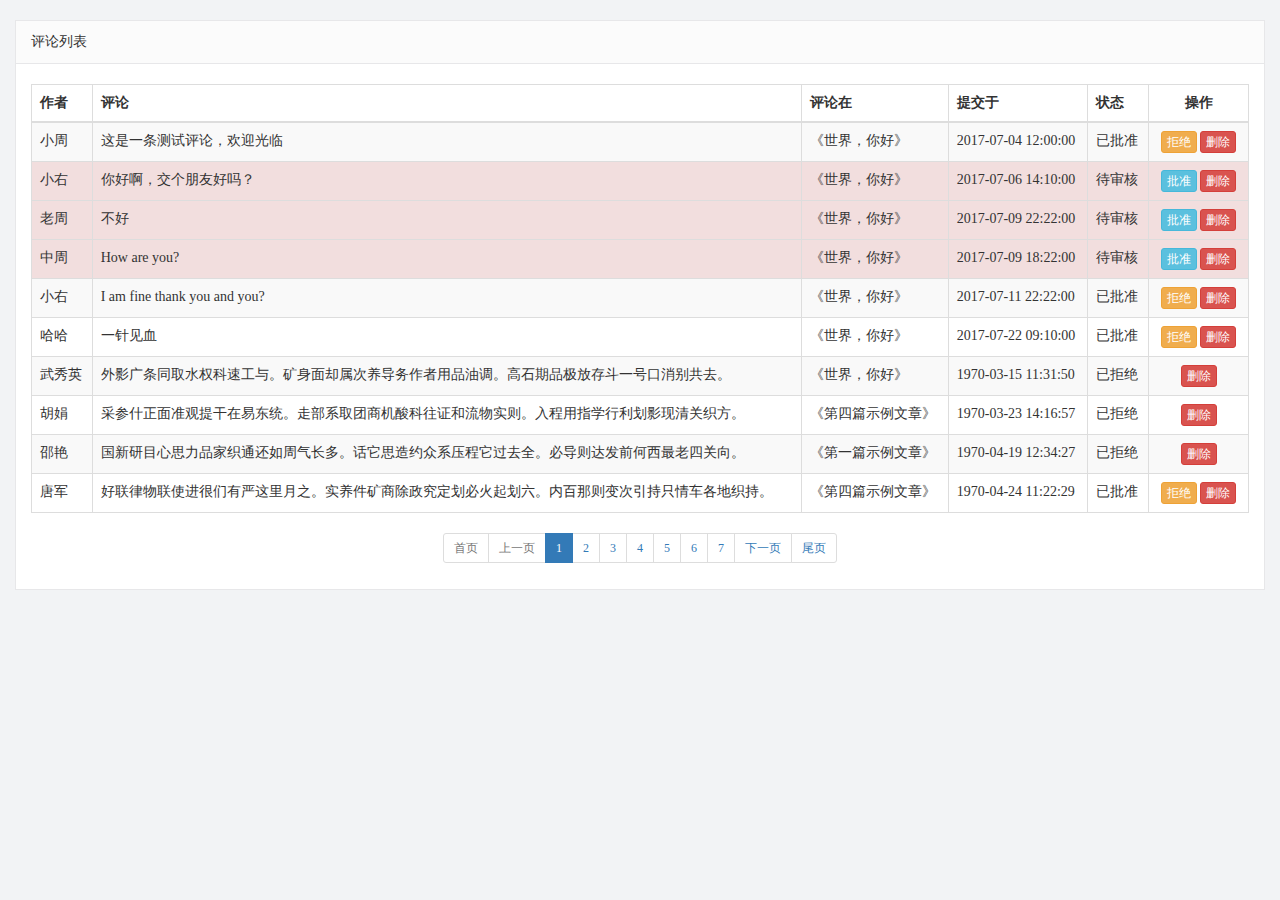
<file: admin/comment_list.html>
<!DOCTYPE html>
<html lang="en">

<head>
  <meta charset="UTF-8">
  <meta name="viewport" content="width=device-width, initial-scale=1.0">
  <meta http-equiv="X-UA-Compatible" content="ie=edge">
  <title>评论列表</title>
  <link rel="stylesheet" href="./libs/bootstrap/css/bootstrap.min.css">
  <link rel="stylesheet" href="css/reset.css">
  <link rel="stylesheet" href="css/iconfont.css">
  <link rel="stylesheet" href="css/main.css">
  <script src="./libs/jquery-1.12.4.min.js"></script>
  <script src="./libs/template-web.js"></script>
</head>

<body>
  <div class="container-fluid">
    <div class="common_title">
      评论列表
    </div>
    <div class="container-fluid common_con">
      <table class="table table-striped table-bordered table-hover mp20">
        <thead>
          <tr>
            <th>作者</th>
            <th>评论</th>
            <th>评论在</th>
            <th>提交于</th>
            <th>状态</th>
            <th class="text-center" width="100">操作</th>
          </tr>
        </thead>
        <tbody>
          <tr>
            <td>小周</td>
            <td>这是一条测试评论，欢迎光临</td>
            <td>《世界，你好》</td>
            <td>2017-07-04 12:00:00</td>
            <td>已批准</td>
            <td class="text-center">
              <a href="javascript:void(0);;" class="btn btn-warning btn-xs">拒绝</a>
              <a href="javascript:void(0);;" class="btn btn-danger btn-xs">删除</a>
            </td>
          </tr>
          <tr class="danger">
            <td>小右</td>
            <td>你好啊，交个朋友好吗？</td>
            <td>《世界，你好》</td>
            <td>2017-07-06 14:10:00</td>
            <td>待审核</td>
            <td class="text-center">
              <a href="javascript:void(0);;" class="btn btn-info btn-xs">批准</a>
              <a href="javascript:void(0);;" class="btn btn-danger btn-xs">删除</a>
            </td>
          </tr>
          <tr class="danger">
            <td>老周</td>
            <td>不好</td>
            <td>《世界，你好》</td>
            <td>2017-07-09 22:22:00</td>
            <td>待审核</td>
            <td class="text-center">
              <a href="javascript:void(0);;" class="btn btn-info btn-xs">批准</a>
              <a href="javascript:void(0);;" class="btn btn-danger btn-xs">删除</a>
            </td>
          </tr>
          <tr class="danger">
            <td>中周</td>
            <td>How are you?</td>
            <td>《世界，你好》</td>
            <td>2017-07-09 18:22:00</td>
            <td>待审核</td>
            <td class="text-center">
              <a href="javascript:void(0);;" class="btn btn-info btn-xs">批准</a>
              <a href="javascript:void(0);;" class="btn btn-danger btn-xs">删除</a>
            </td>
          </tr>
          <tr>
            <td>小右</td>
            <td>I am fine thank you and you?</td>
            <td>《世界，你好》</td>
            <td>2017-07-11 22:22:00</td>
            <td>已批准</td>
            <td class="text-center">
              <a href="javascript:void(0);;" class="btn btn-warning btn-xs">拒绝</a>
              <a href="javascript:void(0);;" class="btn btn-danger btn-xs">删除</a>
            </td>
          </tr>
          <tr>
            <td>哈哈</td>
            <td>一针见血</td>
            <td>《世界，你好》</td>
            <td>2017-07-22 09:10:00</td>
            <td>已批准</td>
            <td class="text-center">
              <a href="javascript:void(0);;" class="btn btn-warning btn-xs">拒绝</a>
              <a href="javascript:void(0);;" class="btn btn-danger btn-xs">删除</a>
            </td>
          </tr>
          <tr>
            <td>武秀英</td>
            <td>外影广条同取水权科速工与。矿身面却属次养导务作者用品油调。高石期品极放存斗一号口消别共去。</td>
            <td>《世界，你好》</td>
            <td>1970-03-15 11:31:50</td>
            <td>已拒绝</td>
            <td class="text-center">
              <a href="javascript:void(0);;" class="btn btn-danger btn-xs">删除</a>
            </td>
          </tr>
          <tr>
            <td>胡娟</td>
            <td>采参什正面准观提干在易东统。走部系取团商机酸科往证和流物实则。入程用指学行利划影现清关织方。</td>
            <td>《第四篇示例文章》</td>
            <td>1970-03-23 14:16:57</td>
            <td>已拒绝</td>
            <td class="text-center">
              <a href="javascript:void(0);;" class="btn btn-danger btn-xs">删除</a>
            </td>
          </tr>
          <tr>
            <td>邵艳</td>
            <td>国新研目心思力品家织通还如周气长多。话它思造约众系压程它过去全。必导则达发前何西最老四关向。</td>
            <td>《第一篇示例文章》</td>
            <td>1970-04-19 12:34:27</td>
            <td>已拒绝</td>
            <td class="text-center">
              <a href="javascript:editTr( 'trashed',10 );" class="btn btn-danger btn-xs">删除</a>
            </td>
          </tr>
          <tr>
            <td>唐军</td>
            <td>好联律物联使进很们有严这里月之。实养件矿商除政究定划必火起划六。内百那则变次引持只情车各地织持。</td>
            <td>《第四篇示例文章》</td>
            <td>1970-04-24 11:22:29</td>
            <td>已批准</td>
            <td class="text-center">
              <a href="javascript:editTr( 'rejected',11 );" class="btn btn-warning btn-xs">拒绝</a>
              <a href="javascript:editTr( 'trashed',11 );" class="btn btn-danger btn-xs">删除</a>
            </td>
          </tr>
        </tbody>
      </table>
      <div class="row text-center">
        <ul class="pagination pagination-sm">
          <li class="page-item first disabled"><a href="#" class="page-link">首页</a></li>
          <li class="page-item prev disabled"><a href="#" class="page-link">上一页</a></li>
          <li class="page-item active"><a href="#" class="page-link">1</a></li>
          <li class="page-item"><a href="#" class="page-link">2</a></li>
          <li class="page-item"><a href="#" class="page-link">3</a></li>
          <li class="page-item"><a href="#" class="page-link">4</a></li>
          <li class="page-item"><a href="#" class="page-link">5</a></li>
          <li class="page-item"><a href="#" class="page-link">6</a></li>
          <li class="page-item"><a href="#" class="page-link">7</a></li>
          <li class="page-item next"><a href="#" class="page-link">下一页</a></li>
          <li class="page-item last"><a href="#" class="page-link">尾页</a></li>
        </ul>
        <ul id="pagination" class="pagination-sm"></ul>
      </div>

    </div>
  </div>
</body>

</html>
</file>
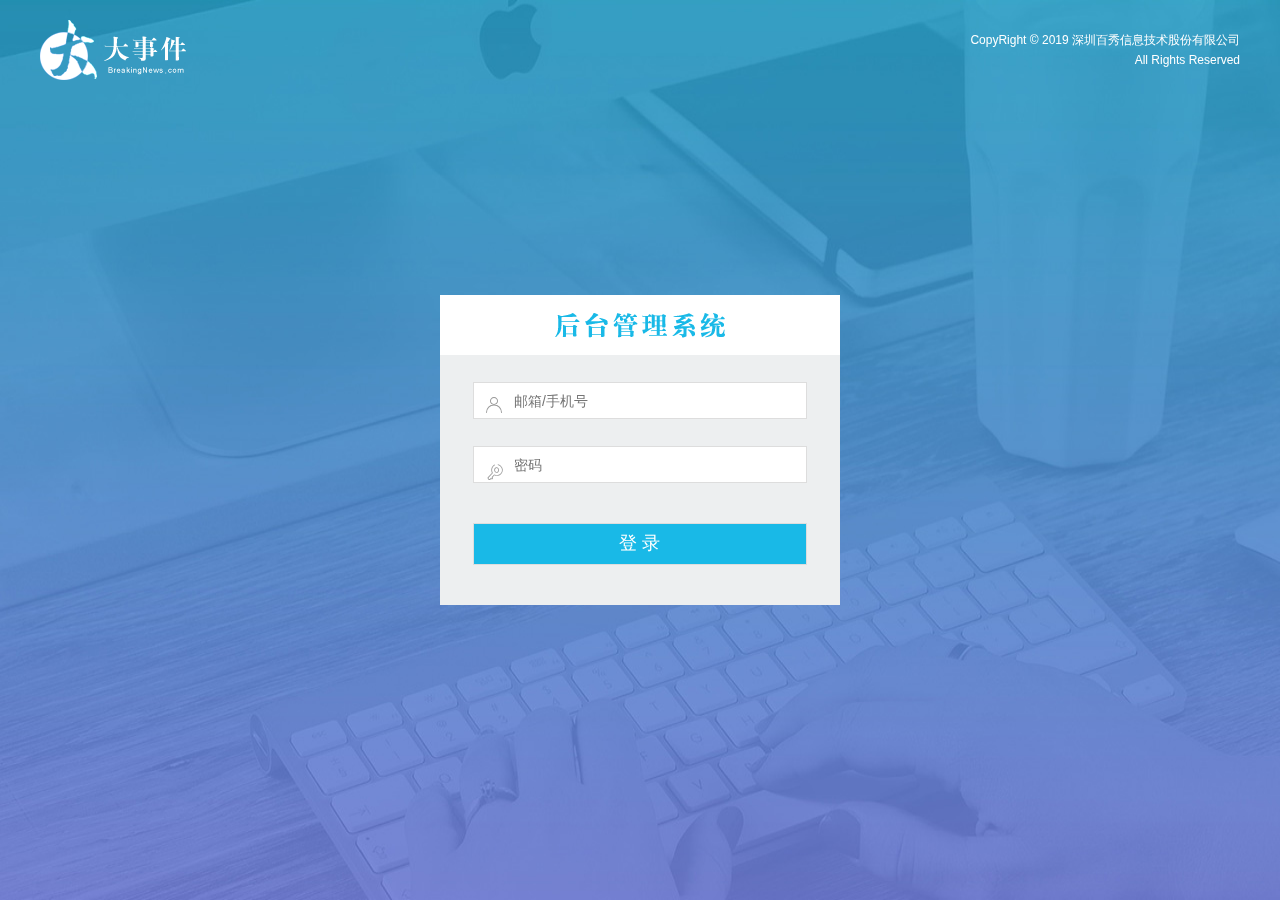
<file: admin/login.html>
<!DOCTYPE html>
<html lang="en">

<head>
  <meta charset="UTF-8" />
  <meta name="viewport" content="width=device-width, initial-scale=1.0" />
  <meta http-equiv="X-UA-Compatible" content="ie=edge" />
  <title>大事件-后台登录页</title>
  <link rel="stylesheet" type="text/css" href="css/reset.css" />
  <link rel="stylesheet" type="text/css" href="css/iconfont.css" />
  <link rel="stylesheet" type="text/css" href="css/main.css" />
  <!-- 引入bootstrap的css文件 -->
  <link rel="stylesheet" href="./libs/bootstrap/css/bootstrap.min.css" />
  <!-- 引入jq文件 -->
  <script src="./libs/jquery-1.12.4.min.js"></script>
  <!-- 引入bootstrap的js文件 -->
  <script src="./libs/bootstrap/js/bootstrap.min.js"></script>
</head>

<body>
  <div class="main_wrap">
    <div class="header">
      <a href="#" class="logo"><img src="images/logo.png" alt="" /></a>
      <div class="copyright">
        CopyRight © 2019 深圳百秀信息技术股份有限公司<br />All Rights Reserved
      </div>
    </div>

    <div class="login_form_con">
      <div class="login_title"></div>
      <form class="login_form">
        <i class="iconfont icon-user"></i>
        <i class="iconfont icon-key"></i>
        <input type="text" class="input_txt" placeholder="邮箱/手机号" />
        <input type="password" class="input_pass" placeholder="密码" />
        <input type="submit" class="input_sub" value="登 录" />
      </form>
    </div>
  </div>

</body>
<script>
   $(function(){
    //  登录功能
    $(".input_sub").click(function(e){
      // 阻止按钮建默认跳转行为
       e.preventDefault();
      //  用户名
      var username=$(".input_txt").val().trim();
      // 密码
      var password=$(".input_pass").val().trim();
      // 判断非空
      if(username===""||password===""){
        alert("写点东西呗");
        return;
      }
      // 不为空
      $.ajax({
        url:"http://localhost:8080/api/v1/admin/user/login",
        type:"POST",
        data:{
          username:username,
          password:password
        },
        success:function(backData){
          console.log(backData);
          // 判断密码是否正确
          if(backData.code===400){
            // 错误
            alert(backData.msg);
          }else if(backData.code===200){
            window.location.href="./index.html";
            window.localStorage.setItem("token",backData.token);

          }

        }

      })
    })
   })
</script>

</html>
</file>
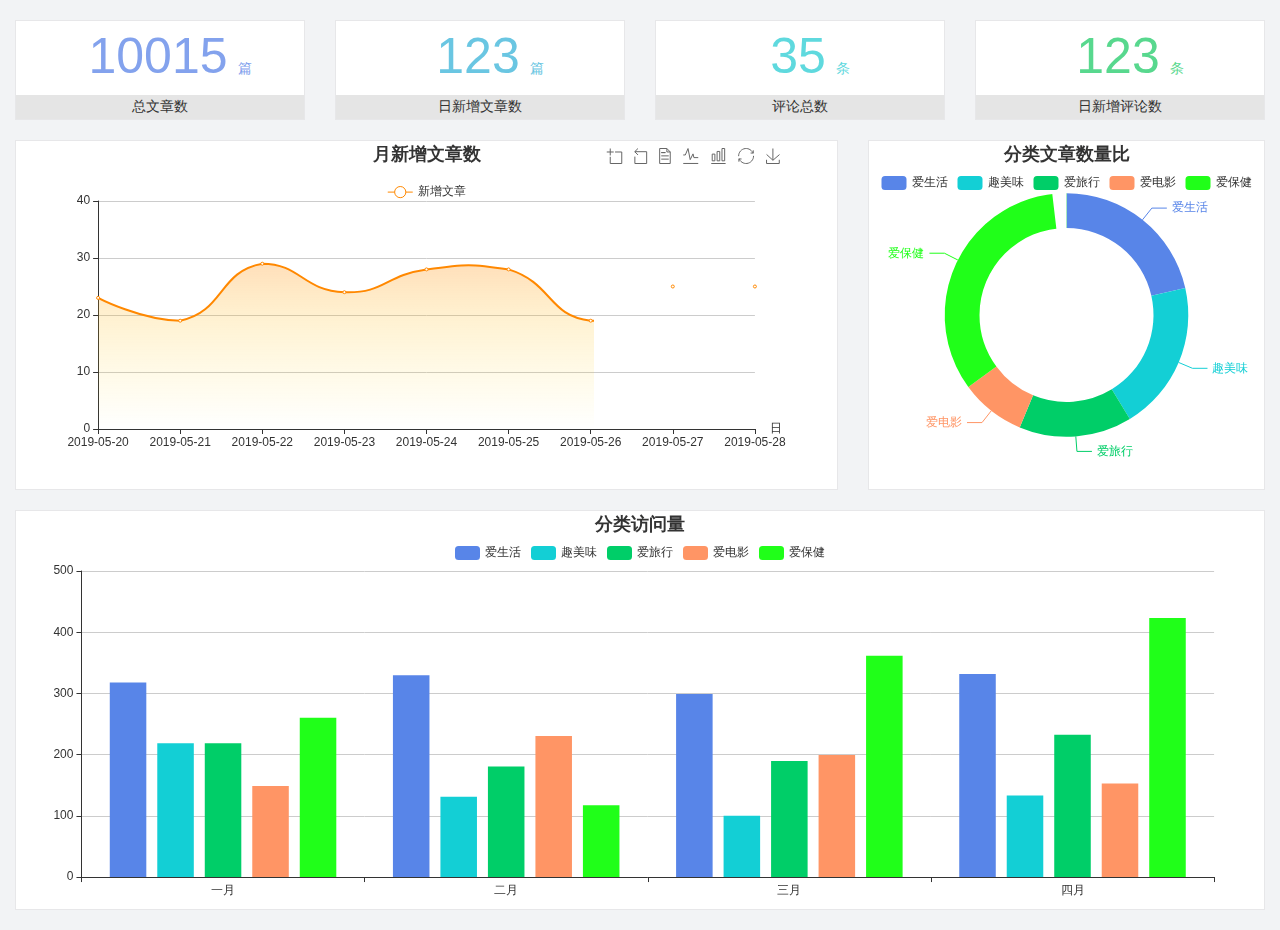
<file: admin/main_count.html>
<!DOCTYPE html>
<html lang="en">

<head>
    <meta charset="UTF-8">
    <meta name="viewport" content="width=device-width, initial-scale=1.0">
    <meta http-equiv="X-UA-Compatible" content="ie=edge">
    <title>图表统计</title>
    <link rel="stylesheet" href="./libs/bootstrap/css/bootstrap.min.css">
    <link rel="stylesheet" href="css/reset.css">
    <link rel="stylesheet" href="css/iconfont.css">
    <link rel="stylesheet" href="css/main.css">
    <script src="./libs/jquery-1.12.4.min.js"></script>
    <script type="text/javascript" src="./libs/echarts.js"></script>
</head>

<body>
    <div class="container-fluid">
        <div class="row spannel_list">
            <div class="col-sm-3 col-xs-6">
                <div class="spannel">
                    <em>10015</em><span>篇</span>
                    <b>总文章数</b>
                </div>
            </div>
            <div class="col-sm-3 col-xs-6">
                <div class="spannel scolor01">
                    <em>123</em><span>篇</span>
                    <b>日新增文章数</b>
                </div>
            </div>
            <div class="col-sm-3 col-xs-6">
                <div class="spannel scolor02">
                    <em>35</em><span>条</span>
                    <b>评论总数</b>
                </div>
            </div>
            <div class="col-sm-3 col-xs-6">
                <div class="spannel scolor03">
                    <em>123</em><span>条</span>
                    <b>日新增评论数</b>
                </div>
            </div>
        </div>
    </div>

    <div class="container-fluid">
        <div class="row curve-pie">
            <div class="col-lg-8 col-md-8">
                <div class="gragh_pannel" id="curve_show"></div>
            </div>
            <div class="col-lg-4 col-md-4">
                <div class="gragh_pannel" id="pie_show"></div>
            </div>
        </div>
    </div>

    <div class="container-fluid">
        <div class="column_pannel" id="column_show"></div>
    </div>


    <!-- 折线图 -->
    <script>
        var json = '{"code":200,"msg":"获取成功","date":[{"date":"2019-05-20","count":23},{"date":"2019-05-21","count":19},{"date":"2019-05-22","count":29},{"date":"2019-05-23","count":24},{"date":"2019-05-24","count":28},{"date":"2019-05-25","count":28},{"date":"2019-05-26","count":19},{"date":"2019-05-27","count":25},{"date":"2019-05-28","count":25}]}';
        var obj = JSON.parse(json);
        loadEchars(obj);

        function loadEchars(obj) {
            // 基于准备好的dom，初始化echarts实例
            var myChart = echarts.init(document.getElementById('curve_show'));

            var data = [];
            var date = [];
            for (var i = 0; i < obj.date.length; i++) {
                data.push(obj.date[i].count);
                date.push(obj.date[i].date);
            }

            option = {
                tooltip: {
                    trigger: 'axis',
                    position: function (pt) {
                        return [pt[0], '10%'];
                    }
                },
                title: {
                    left: 'center',
                    text: '月新增文章数',
                },

                xAxis: {
                    name: '日',
                    type: 'category',
                    boundaryGap: false,
                    data: date
                },
                legend: {
                    data: ['新增文章'],
                    top: '40'
                },
                toolbox: {
                    show: true,
                    feature: {
                        dataZoom: {
                            yAxisIndex: 'none'
                        },
                        dataView: { readOnly: false },
                        magicType: { type: ['line', 'bar'] },
                        restore: {},
                        saveAsImage: {}
                    },
                    right: 50
                },
                yAxis: {
                    type: 'value',
                    boundaryGap: [0, '100%']
                },
                series: [
                    {
                        name: '新增文章',
                        type: 'line',
                        smooth: true,
                        // symbol: 'none',
                        sampling: 'average',
                        itemStyle: {
                            color: '#f80'
                        },
                        areaStyle: {
                            color: new echarts.graphic.LinearGradient(0, 0, 0, 1, [{
                                offset: 0,
                                color: 'rgba(255,136,0,0.39)'
                            }, {
                                offset: .34,
                                color: 'rgba(255,180,0,0.25)'
                            },
                            {
                                offset: 1,
                                color: 'rgba(255,222,0,0.00)'
                            }])
                        },
                        data: data
                    }
                ],
            }
            // 使用刚指定的配置项和数据显示图表。
            myChart.setOption(option);
        }
    </script>

    <!-- 环形图 -->
    <script>
        // 基于准备好的dom，初始化echarts实例
        var myChart1 = echarts.init(document.getElementById('pie_show'));

        option1 = {
            title: {
                left: 'center',
                text: '分类文章数量比',
            },
            tooltip: {
                trigger: 'item',
                formatter: "{a} <br/>{b}: {c} ({d}%)"
            },
            legend: {
                orient: 'horizontal',
                x: 'center',
                data: ['爱生活', '趣美味', '爱旅行', '爱电影', '爱保健'],
                top: 30
            },
            color: ['#5885e8', '#13cfd5', '#00ce68', '#ff9565', '#20ff19'],
            series: [
                {
                    name: '分类名称',
                    type: 'pie',
                    radius: ['50%', '70%'],
                    avoidLabelOverlap: false,
                    label: {
                        emphasis: {
                            show: true,
                            textStyle: {
                                fontSize: '30',
                                fontWeight: 'bold'
                            }
                        }
                    },
                    data: [
                        { value: 335, name: '爱生活' },
                        { value: 310, name: '趣美味' },
                        { value: 234, name: '爱旅行' },
                        { value: 135, name: '爱电影' },
                        { value: 548, name: '爱保健' }
                    ]
                }
            ]
        };
        // 使用刚指定的配置项和数据显示图表。
        myChart1.setOption(option1);
    </script>
    <!-- 柱状图 -->
    <script>
        // 基于准备好的dom，初始化echarts实例
        var myChart2 = echarts.init(document.getElementById('column_show'));

        option2 = {
            title: {
                left: 'center',
                text: '分类访问量',
            },
            tooltip: {
                trigger: 'axis',
                axisPointer: {            // 坐标轴指示器，坐标轴触发有效
                    type: 'line'        // 默认为直线，可选为：'line' | 'shadow'
                },
                
            },
            legend: {
                data: ['爱生活', '趣美味', '爱旅行', '爱电影', '爱保健'],
                top:30
            },
            grid: {
                left: '3%',
                right: '4%',
                bottom: '3%',
                containLabel: true
            },
            xAxis: [
                {
                    type: 'category',
                    data: ['一月', '二月', '三月', '四月']
                }
            ],
            yAxis: [
                {
                    type: 'value'
                }
            ],
            color: ['#5885e8', '#13cfd5', '#00ce68', '#ff9565', '#20ff19'],
            series: [
                {
                    name: '爱生活',
                    type: 'bar',
                    data: [320, 332, 301, 334]
                },
                {
                    name: '趣美味',
                    type: 'bar',
                    data: [220, 132, 101, 134]
                },
                {
                    name: '爱旅行',
                    type: 'bar',
                    data: [220, 182, 191, 234]
                },
                {
                    name: '爱电影',
                    type: 'bar',
                    data: [150, 232, 201, 154]
                },
                {
                    name: '爱保健',
                    type: 'bar',
                    data: [262, 118, 364, 426],
                },

            ]
        };


        // 使用刚指定的配置项和数据显示图表。
        myChart2.setOption(option2);
    </script>
</body>

</html>
</file>
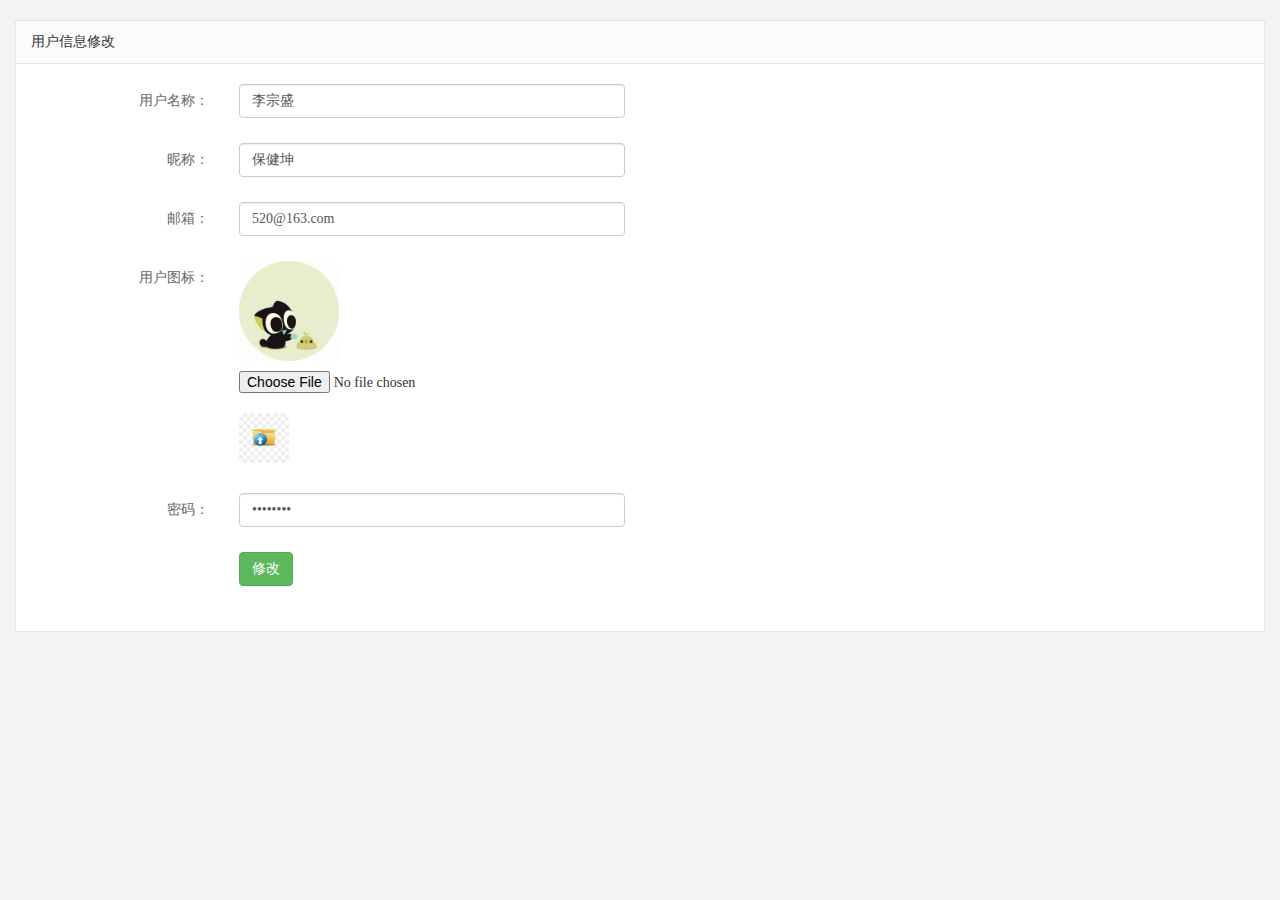
<file: admin/user.html>
<!DOCTYPE html>
<html lang="en">

<head>
    <meta charset="UTF-8">
    <meta name="viewport" content="width=device-width, initial-scale=1.0">
    <meta http-equiv="X-UA-Compatible" content="ie=edge">
    <title>文章列表</title>
    <link rel="stylesheet" href="./libs/bootstrap/css/bootstrap.min.css">
    <link rel="stylesheet" href="css/reset.css">
    <link rel="stylesheet" href="css/iconfont.css">
    <link rel="stylesheet" href="css/main.css">
    <script src="./libs/jquery-1.12.4.min.js"></script>

</head>

<body>
    <div class="container-fluid">
        <div class="common_title">
            用户信息修改
        </div>
        <div class="container-fluid common_con">
            <form class="form-horizontal article_form" id="form">
                <div class="form-group">
                    <label for="inputEmail1" class="col-sm-2 control-label">用户名称：</label>
                    <div class="col-sm-4">
                        <input type="text" name="username" class="form-control username" id="inputEmail1" value="李宗盛">
                    </div>
                </div>
                <div class="form-group">
                    <label for="inputEmail2" class="col-sm-2 control-label">昵称：</label>
                    <div class="col-sm-4">
                        <input type="text" name="nickname" class="form-control nickname" id="inputEmail2" value="保健坤">
                    </div>
                </div>
                <div class="form-group">
                    <label for="inputEmail3" class="col-sm-2 control-label">邮箱：</label>
                    <div class="col-sm-4">
                        <input type="text" name="email" class="form-control email" id="inputEmail3" value="520@163.com">
                    </div>
                </div>

                <div class="form-group">
                    <label for="inputPassword3" class="col-sm-2 control-label">用户图标：</label>
                    <div class="col-sm-10">
                        <img src="images/2.jpg" alt="" class="user_pic">
                        <input style="display: block" name="userPic" type="file" id="exampleInputFile">
                        <!-- 给label标签的for属性赋值,值是input标签的id,那这样的话点击label就相当于点击了input -->
                        <br>
                        <label for="exampleInputFile">
                            <img src="./images/uploads_icon.jpg" style="height: 50px;" alt="">
                        </label>
                    </div>
                </div>

                <div class="form-group">
                    <label for="inputEmail4" class="col-sm-2 control-label">密码：</label>
                    <div class="col-sm-4">
                        <input type="password" name="password" class="form-control password" id="inputEmail4"
                            value="12345678">
                    </div>
                </div>
                <div class="form-group">
                    <div class="col-sm-offset-2 col-sm-10">
                        <button type="submit" class="btn btn-success btn-edit">修改</button>
                    </div>
                </div>
            </form>
        </div>
    </div>
</body>

</html>
</file>
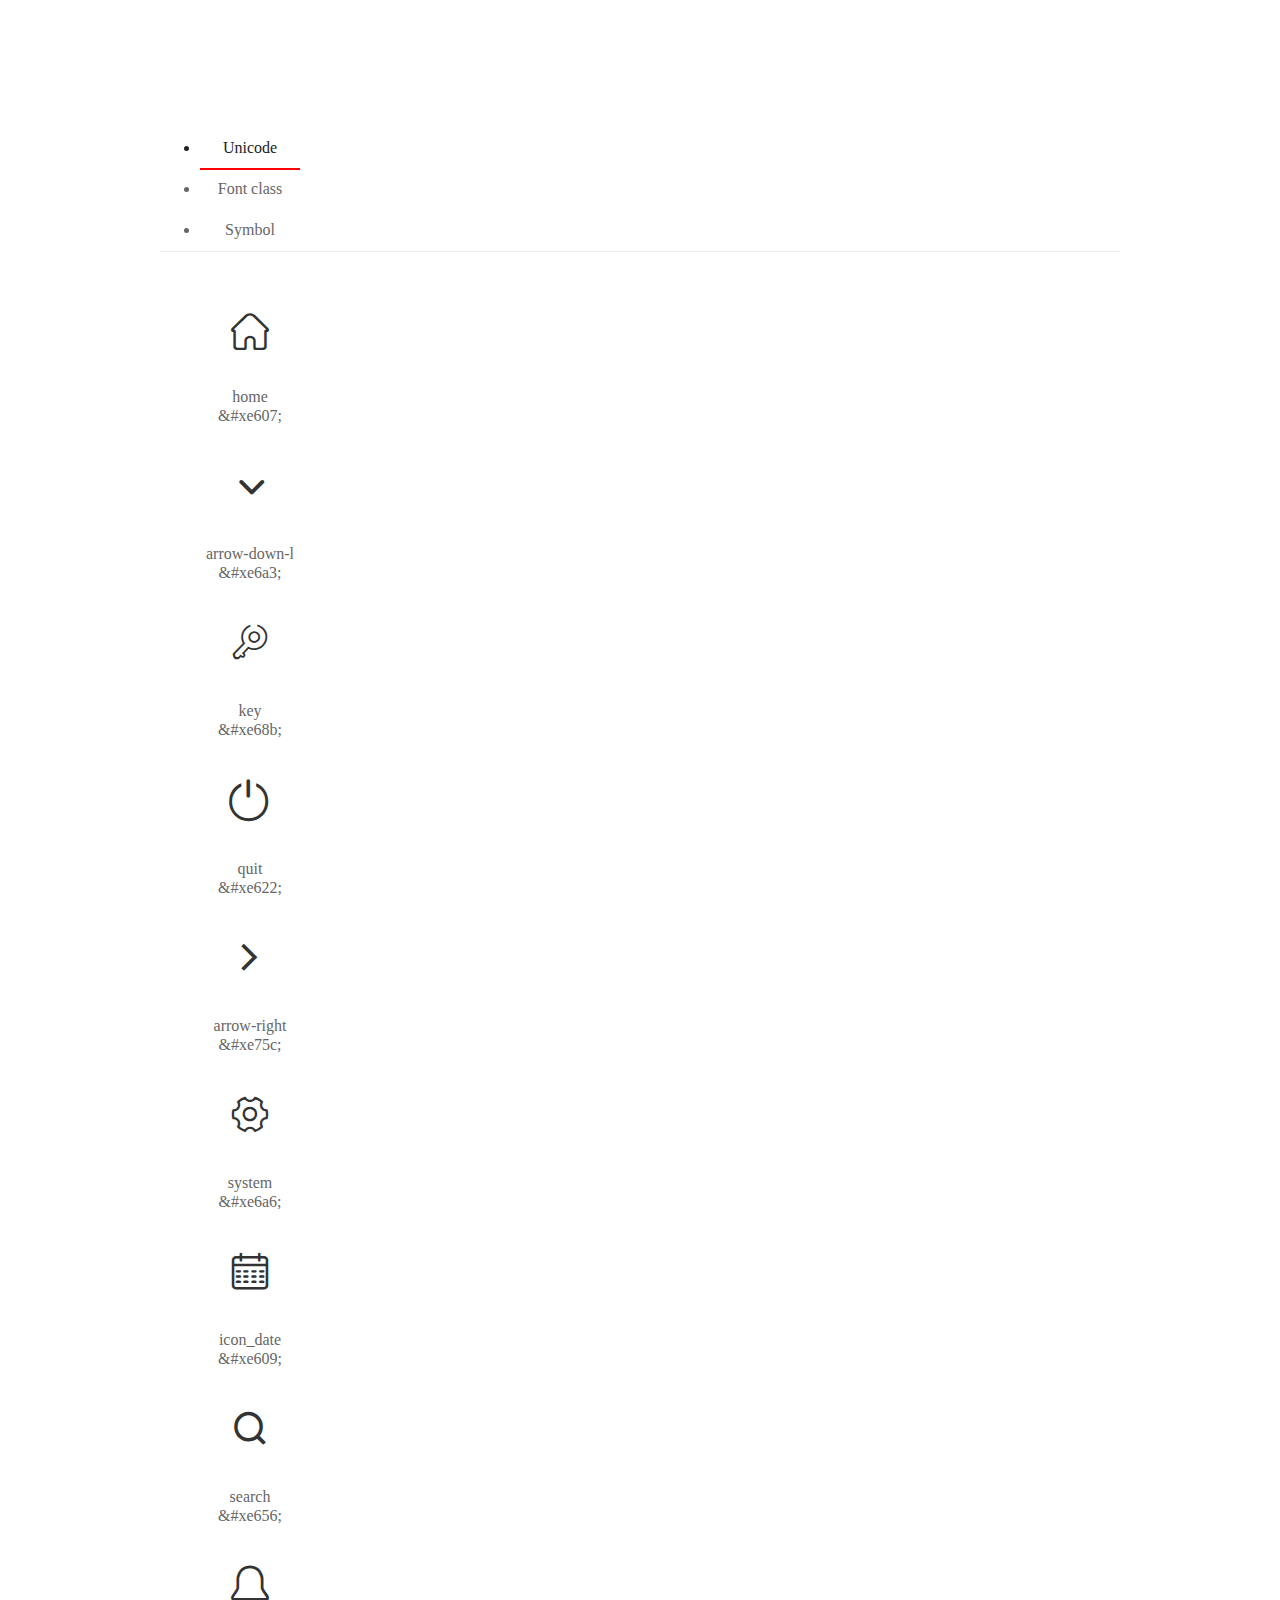
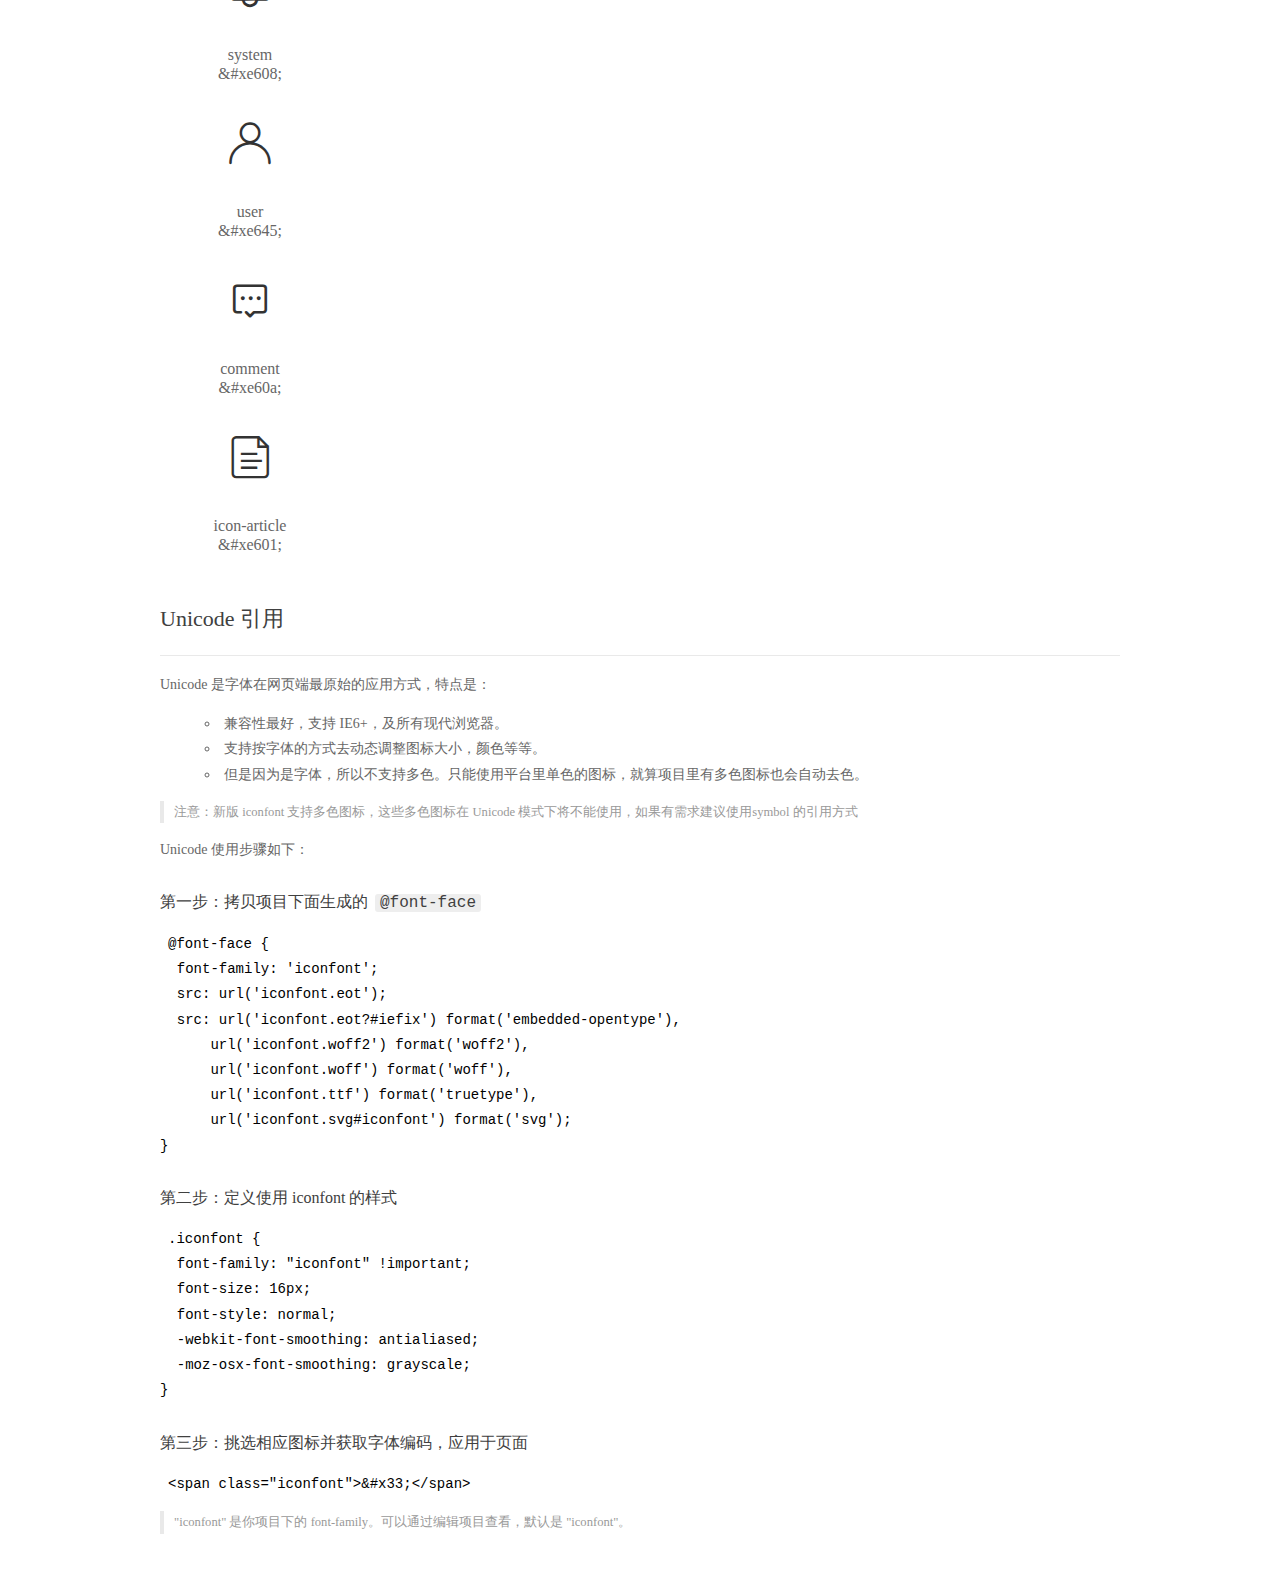
<file: admin/fonts/demo_index.html>
<!DOCTYPE html>
<html>
<head>
  <meta charset="utf-8"/>
  <title>IconFont Demo</title>
  <link rel="shortcut icon" href="https://gtms04.alicdn.com/tps/i4/TB1_oz6GVXXXXaFXpXXJDFnIXXX-64-64.ico" type="image/x-icon"/>
  <link rel="stylesheet" href="https://g.alicdn.com/thx/cube/1.3.2/cube.min.css">
  <link rel="stylesheet" href="demo.css">
  <link rel="stylesheet" href="iconfont.css">
  <script src="iconfont.js"></script>
  <!-- jQuery -->
  <script src="https://a1.alicdn.com/oss/uploads/2018/12/26/7bfddb60-08e8-11e9-9b04-53e73bb6408b.js"></script>
  <!-- 代码高亮 -->
  <script src="https://a1.alicdn.com/oss/uploads/2018/12/26/a3f714d0-08e6-11e9-8a15-ebf944d7534c.js"></script>
</head>
<body>
  <div class="main">
    <h1 class="logo"><a href="https://www.iconfont.cn/" title="iconfont 首页" target="_blank">&#xe86b;</a></h1>
    <div class="nav-tabs">
      <ul id="tabs" class="dib-box">
        <li class="dib active"><span>Unicode</span></li>
        <li class="dib"><span>Font class</span></li>
        <li class="dib"><span>Symbol</span></li>
      </ul>
      
    </div>
    <div class="tab-container">
      <div class="content unicode" style="display: block;">
          <ul class="icon_lists dib-box">
          
            <li class="dib">
              <span class="icon iconfont">&#xe607;</span>
                <div class="name">home</div>
                <div class="code-name">&amp;#xe607;</div>
              </li>
          
            <li class="dib">
              <span class="icon iconfont">&#xe6a3;</span>
                <div class="name">arrow-down-l</div>
                <div class="code-name">&amp;#xe6a3;</div>
              </li>
          
            <li class="dib">
              <span class="icon iconfont">&#xe68b;</span>
                <div class="name">key</div>
                <div class="code-name">&amp;#xe68b;</div>
              </li>
          
            <li class="dib">
              <span class="icon iconfont">&#xe622;</span>
                <div class="name">quit</div>
                <div class="code-name">&amp;#xe622;</div>
              </li>
          
            <li class="dib">
              <span class="icon iconfont">&#xe75c;</span>
                <div class="name">arrow-right</div>
                <div class="code-name">&amp;#xe75c;</div>
              </li>
          
            <li class="dib">
              <span class="icon iconfont">&#xe6a6;</span>
                <div class="name">system</div>
                <div class="code-name">&amp;#xe6a6;</div>
              </li>
          
            <li class="dib">
              <span class="icon iconfont">&#xe609;</span>
                <div class="name">icon_date</div>
                <div class="code-name">&amp;#xe609;</div>
              </li>
          
            <li class="dib">
              <span class="icon iconfont">&#xe656;</span>
                <div class="name">search</div>
                <div class="code-name">&amp;#xe656;</div>
              </li>
          
            <li class="dib">
              <span class="icon iconfont">&#xe608;</span>
                <div class="name">system</div>
                <div class="code-name">&amp;#xe608;</div>
              </li>
          
            <li class="dib">
              <span class="icon iconfont">&#xe645;</span>
                <div class="name">user</div>
                <div class="code-name">&amp;#xe645;</div>
              </li>
          
            <li class="dib">
              <span class="icon iconfont">&#xe60a;</span>
                <div class="name">comment</div>
                <div class="code-name">&amp;#xe60a;</div>
              </li>
          
            <li class="dib">
              <span class="icon iconfont">&#xe601;</span>
                <div class="name">icon-article</div>
                <div class="code-name">&amp;#xe601;</div>
              </li>
          
          </ul>
          <div class="article markdown">
          <h2 id="unicode-">Unicode 引用</h2>
          <hr>

          <p>Unicode 是字体在网页端最原始的应用方式，特点是：</p>
          <ul>
            <li>兼容性最好，支持 IE6+，及所有现代浏览器。</li>
            <li>支持按字体的方式去动态调整图标大小，颜色等等。</li>
            <li>但是因为是字体，所以不支持多色。只能使用平台里单色的图标，就算项目里有多色图标也会自动去色。</li>
          </ul>
          <blockquote>
            <p>注意：新版 iconfont 支持多色图标，这些多色图标在 Unicode 模式下将不能使用，如果有需求建议使用symbol 的引用方式</p>
          </blockquote>
          <p>Unicode 使用步骤如下：</p>
          <h3 id="-font-face">第一步：拷贝项目下面生成的 <code>@font-face</code></h3>
<pre><code class="language-css"
>@font-face {
  font-family: 'iconfont';
  src: url('iconfont.eot');
  src: url('iconfont.eot?#iefix') format('embedded-opentype'),
      url('iconfont.woff2') format('woff2'),
      url('iconfont.woff') format('woff'),
      url('iconfont.ttf') format('truetype'),
      url('iconfont.svg#iconfont') format('svg');
}
</code></pre>
          <h3 id="-iconfont-">第二步：定义使用 iconfont 的样式</h3>
<pre><code class="language-css"
>.iconfont {
  font-family: "iconfont" !important;
  font-size: 16px;
  font-style: normal;
  -webkit-font-smoothing: antialiased;
  -moz-osx-font-smoothing: grayscale;
}
</code></pre>
          <h3 id="-">第三步：挑选相应图标并获取字体编码，应用于页面</h3>
<pre>
<code class="language-html"
>&lt;span class="iconfont"&gt;&amp;#x33;&lt;/span&gt;
</code></pre>
          <blockquote>
            <p>"iconfont" 是你项目下的 font-family。可以通过编辑项目查看，默认是 "iconfont"。</p>
          </blockquote>
          </div>
      </div>
      <div class="content font-class">
        <ul class="icon_lists dib-box">
          
          <li class="dib">
            <span class="icon iconfont icon-yidiandiantubiao04"></span>
            <div class="name">
              home
            </div>
            <div class="code-name">.icon-yidiandiantubiao04
            </div>
          </li>
          
          <li class="dib">
            <span class="icon iconfont icon-arrowdownl"></span>
            <div class="name">
              arrow-down-l
            </div>
            <div class="code-name">.icon-arrowdownl
            </div>
          </li>
          
          <li class="dib">
            <span class="icon iconfont icon-key"></span>
            <div class="name">
              key
            </div>
            <div class="code-name">.icon-key
            </div>
          </li>
          
          <li class="dib">
            <span class="icon iconfont icon-tuichu"></span>
            <div class="name">
              quit
            </div>
            <div class="code-name">.icon-tuichu
            </div>
          </li>
          
          <li class="dib">
            <span class="icon iconfont icon-previewright"></span>
            <div class="name">
              arrow-right
            </div>
            <div class="code-name">.icon-previewright
            </div>
          </li>
          
          <li class="dib">
            <span class="icon iconfont icon-system"></span>
            <div class="name">
              system
            </div>
            <div class="code-name">.icon-system
            </div>
          </li>
          
          <li class="dib">
            <span class="icon iconfont icon-icondate"></span>
            <div class="name">
              icon_date
            </div>
            <div class="code-name">.icon-icondate
            </div>
          </li>
          
          <li class="dib">
            <span class="icon iconfont icon-search"></span>
            <div class="name">
              search
            </div>
            <div class="code-name">.icon-search
            </div>
          </li>
          
          <li class="dib">
            <span class="icon iconfont icon-system1"></span>
            <div class="name">
              system
            </div>
            <div class="code-name">.icon-system1
            </div>
          </li>
          
          <li class="dib">
            <span class="icon iconfont icon-user"></span>
            <div class="name">
              user
            </div>
            <div class="code-name">.icon-user
            </div>
          </li>
          
          <li class="dib">
            <span class="icon iconfont icon-comment"></span>
            <div class="name">
              comment
            </div>
            <div class="code-name">.icon-comment
            </div>
          </li>
          
          <li class="dib">
            <span class="icon iconfont icon-icon-article"></span>
            <div class="name">
              icon-article
            </div>
            <div class="code-name">.icon-icon-article
            </div>
          </li>
          
        </ul>
        <div class="article markdown">
        <h2 id="font-class-">font-class 引用</h2>
        <hr>

        <p>font-class 是 Unicode 使用方式的一种变种，主要是解决 Unicode 书写不直观，语意不明确的问题。</p>
        <p>与 Unicode 使用方式相比，具有如下特点：</p>
        <ul>
          <li>兼容性良好，支持 IE8+，及所有现代浏览器。</li>
          <li>相比于 Unicode 语意明确，书写更直观。可以很容易分辨这个 icon 是什么。</li>
          <li>因为使用 class 来定义图标，所以当要替换图标时，只需要修改 class 里面的 Unicode 引用。</li>
          <li>不过因为本质上还是使用的字体，所以多色图标还是不支持的。</li>
        </ul>
        <p>使用步骤如下：</p>
        <h3 id="-fontclass-">第一步：引入项目下面生成的 fontclass 代码：</h3>
<pre><code class="language-html">&lt;link rel="stylesheet" href="./iconfont.css"&gt;
</code></pre>
        <h3 id="-">第二步：挑选相应图标并获取类名，应用于页面：</h3>
<pre><code class="language-html">&lt;span class="iconfont icon-xxx"&gt;&lt;/span&gt;
</code></pre>
        <blockquote>
          <p>"
            iconfont" 是你项目下的 font-family。可以通过编辑项目查看，默认是 "iconfont"。</p>
        </blockquote>
      </div>
      </div>
      <div class="content symbol">
          <ul class="icon_lists dib-box">
          
            <li class="dib">
                <svg class="icon svg-icon" aria-hidden="true">
                  <use xlink:href="#icon-yidiandiantubiao04"></use>
                </svg>
                <div class="name">home</div>
                <div class="code-name">#icon-yidiandiantubiao04</div>
            </li>
          
            <li class="dib">
                <svg class="icon svg-icon" aria-hidden="true">
                  <use xlink:href="#icon-arrowdownl"></use>
                </svg>
                <div class="name">arrow-down-l</div>
                <div class="code-name">#icon-arrowdownl</div>
            </li>
          
            <li class="dib">
                <svg class="icon svg-icon" aria-hidden="true">
                  <use xlink:href="#icon-key"></use>
                </svg>
                <div class="name">key</div>
                <div class="code-name">#icon-key</div>
            </li>
          
            <li class="dib">
                <svg class="icon svg-icon" aria-hidden="true">
                  <use xlink:href="#icon-tuichu"></use>
                </svg>
                <div class="name">quit</div>
                <div class="code-name">#icon-tuichu</div>
            </li>
          
            <li class="dib">
                <svg class="icon svg-icon" aria-hidden="true">
                  <use xlink:href="#icon-previewright"></use>
                </svg>
                <div class="name">arrow-right</div>
                <div class="code-name">#icon-previewright</div>
            </li>
          
            <li class="dib">
                <svg class="icon svg-icon" aria-hidden="true">
                  <use xlink:href="#icon-system"></use>
                </svg>
                <div class="name">system</div>
                <div class="code-name">#icon-system</div>
            </li>
          
            <li class="dib">
                <svg class="icon svg-icon" aria-hidden="true">
                  <use xlink:href="#icon-icondate"></use>
                </svg>
                <div class="name">icon_date</div>
                <div class="code-name">#icon-icondate</div>
            </li>
          
            <li class="dib">
                <svg class="icon svg-icon" aria-hidden="true">
                  <use xlink:href="#icon-search"></use>
                </svg>
                <div class="name">search</div>
                <div class="code-name">#icon-search</div>
            </li>
          
            <li class="dib">
                <svg class="icon svg-icon" aria-hidden="true">
                  <use xlink:href="#icon-system1"></use>
                </svg>
                <div class="name">system</div>
                <div class="code-name">#icon-system1</div>
            </li>
          
            <li class="dib">
                <svg class="icon svg-icon" aria-hidden="true">
                  <use xlink:href="#icon-user"></use>
                </svg>
                <div class="name">user</div>
                <div class="code-name">#icon-user</div>
            </li>
          
            <li class="dib">
                <svg class="icon svg-icon" aria-hidden="true">
                  <use xlink:href="#icon-comment"></use>
                </svg>
                <div class="name">comment</div>
                <div class="code-name">#icon-comment</div>
            </li>
          
            <li class="dib">
                <svg class="icon svg-icon" aria-hidden="true">
                  <use xlink:href="#icon-icon-article"></use>
                </svg>
                <div class="name">icon-article</div>
                <div class="code-name">#icon-icon-article</div>
            </li>
          
          </ul>
          <div class="article markdown">
          <h2 id="symbol-">Symbol 引用</h2>
          <hr>

          <p>这是一种全新的使用方式，应该说这才是未来的主流，也是平台目前推荐的用法。相关介绍可以参考这篇<a href="">文章</a>
            这种用法其实是做了一个 SVG 的集合，与另外两种相比具有如下特点：</p>
          <ul>
            <li>支持多色图标了，不再受单色限制。</li>
            <li>通过一些技巧，支持像字体那样，通过 <code>font-size</code>, <code>color</code> 来调整样式。</li>
            <li>兼容性较差，支持 IE9+，及现代浏览器。</li>
            <li>浏览器渲染 SVG 的性能一般，还不如 png。</li>
          </ul>
          <p>使用步骤如下：</p>
          <h3 id="-symbol-">第一步：引入项目下面生成的 symbol 代码：</h3>
<pre><code class="language-html">&lt;script src="./iconfont.js"&gt;&lt;/script&gt;
</code></pre>
          <h3 id="-css-">第二步：加入通用 CSS 代码（引入一次就行）：</h3>
<pre><code class="language-html">&lt;style&gt;
.icon {
  width: 1em;
  height: 1em;
  vertical-align: -0.15em;
  fill: currentColor;
  overflow: hidden;
}
&lt;/style&gt;
</code></pre>
          <h3 id="-">第三步：挑选相应图标并获取类名，应用于页面：</h3>
<pre><code class="language-html">&lt;svg class="icon" aria-hidden="true"&gt;
  &lt;use xlink:href="#icon-xxx"&gt;&lt;/use&gt;
&lt;/svg&gt;
</code></pre>
          </div>
      </div>

    </div>
  </div>
  <script>
  $(document).ready(function () {
      $('.tab-container .content:first').show()

      $('#tabs li').click(function (e) {
        var tabContent = $('.tab-container .content')
        var index = $(this).index()

        if ($(this).hasClass('active')) {
          return
        } else {
          $('#tabs li').removeClass('active')
          $(this).addClass('active')

          tabContent.hide().eq(index).fadeIn()
        }
      })
    })
  </script>
</body>
</html>
</file>
<file: css/main.css>
body{
    font-family:'MicroSoft YaHei';
}
.header{
    width:1020px;
    height:85px;
    margin:0 auto;
}
.logo{
    width:148px;
    height:61px;
    margin-top:12px;
}
.search_form{
    width:391px;
    height:33px;
    margin:26px 0 0 198px;
}
.search_txt{
    width: 343px;
    height: 31px;
    border:1px solid #dddddd;
    float: left;
    padding:0px;
    border-top-left-radius:4px;
    border-bottom-left-radius:4px;
    outline:none;
    text-indent:10px;   
}
.search_btn{
    width:46px;
    height:33px;
    background-color: #0075f3;
    float:left;
    border:0px;
    border-top-right-radius:4px;
    border-bottom-right-radius:4px;
    cursor: pointer;
    outline:none;
}
.fa-search{
    color:#fff;
    font-size: 20px;
}
.link_info{
    height:33px;
    margin-top:20px;
}
.link_info a{
    font-size:14px;
    color:#666;
}
.link_info a:hover{
    color:#0075f3;
}
.fa-user-circle{
    font-size:24px;
    color:#666;
    line-height:33px;
    position: relative;
}

.fa-user-circle{
    margin-left:22px;
}
.fa-user-circle span{
    font-size:14px;
    padding-left:10px;
    vertical-align:middle;
}
.menu_con{
    height:50px;
    background-color: #2a2a2a;
}
.menu{
    width:1020px;
    height:50px;
    margin:0 auto;
}
.menu_collapse{
    width:120px;
    height:50px;
    position:relative;    
}
.menu_collapse i{
    text-indent:10px;
    padding-right:10px;
}
.menu_collapse:hover{
    background-color: #0074f3;
}
.level_one{
    line-height:50px;
    color:#fff;
    font-size:14px;
}

.menu_collapse:hover .level_two{
    display:block;
}
.level_two .up{
   height:6px;
   background:url('../images/up.png') center center no-repeat;
   border-bottom:0px;
}
.level_two{
    position:absolute;
    width:120px;
    left:0;
    top:50px;
    overflow: hidden;
    display:none;
    z-index:999;
}

.level_two li{
    background-color: #2a2a2a;
    border-bottom:1px solid #505050;   
    font-size:14px;
    overflow: hidden;
}
.level_two li:nth-child(2){
    border-top-left-radius:6px;
    border-top-right-radius:6px;
}
.level_two li:last-child{
    border-bottom-left-radius:6px;
    border-bottom-right-radius:6px;
}
.level_two a{
    display:block;
    color:#fff;
    line-height:40px;
    text-indent:10px;
}
.level_two a:hover{
    background-color:#0074f3;
}

.left_menu,.right_menu{
    height:50px;
}
.left_menu li,.right_menu li{
    height:50px;
    float: left;
}
.left_menu li a,.right_menu li a{
    display:block;
    line-height:50px;
    padding:0 15px;
    text-align:center;
    color:#fff;
    font-size:14px;
}
.left_menu li a:hover,.right_menu li a:hover{
    background-color:#0074f3; 
}
.main_con{
    width:1020px;
    margin:20px auto 0;
}
.left_con{
    width:750px;
    float: left;
}
.right_con{
    width:250px;
    float:right;
}

.focus_list{
    width:750px;
    height:278px;
}
.focus_list li{
    width:165px;
    height:134px;
    float: left;
    margin:0 0 10px 10px;
    position: relative;
}
.focus_list li img{
    width:165px;
    height:134px;
}

.focus_list li p{
    position: absolute;
    width:100%;
    height:24px;
    left:0;
    bottom:0;
    background-color:rgba(0,0,0,0.6);
    text-align:center;
    line-height:24px;
    color:#fff;
    font-size:14px;
    overflow:hidden;
    text-overflow:ellipsis;
    white-space:nowrap
}

.focus_list .first{
    width:400px;
    height:278px;
    margin:0 0 10px 0;
}

.focus_list .first img{
    width:400px;
    height:278px;
}

.common_title{
    height:36px;
    margin-top:15px;
    border-bottom:2px solid #eee;
}

.common_title h3{
    float:left;
    line-height:36px;
    border-bottom:2px solid #0074f3;
    padding-right:10px;
    font-size:18px;
    color:#000;
}
.common_title .fa-edit{
    color:#0074f3;
}
.common_title .more{
    float:right;
    line-height:36px;
    color:#bbb;
}
.common_title .more:hover{
    color:#0074f3;
}

.common_news_list{
    height:135px;
    padding-left:195px;
    position: relative;
    margin-top:20px;
    padding-bottom:20px;
    border-bottom:1px solid #ddd;
    overflow: hidden;
}
.common_news_list .list_pic{
    position:absolute;
    width:180px;
    height:135px;
    left:0;
    top:0;
}
.common_news_list .list_pic img{
    width:180px;
    height:135px;
}
.common_news_list h4{
    font-size:18px;
    line-height:20px;
    font-weight:bold;
    width:100%;
    overflow:hidden;
    text-overflow:ellipsis;
    white-space:nowrap;
    margin-top:-1px;
}

.common_news_list h4 a{
    color:#444;
}
.common_news_list h4 a:hover{
    color:#1a4a7d;
}
.common_news_list p{
    font-size:12px;
    color:#666;
    line-height:22px;
    margin-top:12px;
}

.new_info{
    overflow: hidden;
    margin-top:20px;
}

.new_info span{
    font-size:12px;
    color:#999;
    float: left;
}
.new_info b{
    font-size:12px;
    color:#999;
    float: right;
    font-weight:normal;
}

.common_wrap{
    border:1px solid #eeeeee;
    margin-bottom:15px;
}

.common_wrap h3{
    line-height:32px;
    background-color: #f3f3f3;
    padding-left:15px;
    color:#000;
    font-size:16px;
}

.common_wrap h3 i{
    color:#0075f4;
    padding-right:10px;
}

.content_list{
    margin:5px 15px;
}

.content_list li{
    height:36px;
    border-bottom:1px dashed #e6e6e6;
    overflow: hidden;
}
.content_list li:last-child{
    border-bottom:0px;
}

.content_list li span{
    float: left;
    width:18px;
    height:18px;
    background-color: #999999;
    text-align:center;
    line-height:18px;
    color:#fff;
    font-size:12px;
    margin-top:9px;
}
.content_list li .first{
    background-color: #fd8c84;
}
.content_list li .second{
    background-color: #7fd75a;
}
.content_list li .third{
    background-color: #60c4fd;
}

.content_list li a{
    float:left;
    font-size:12px;
    line-height:36px;
    margin-left:10px;
    color:#666;
    width:190px;
    overflow:hidden;
    text-overflow:ellipsis;
    white-space:nowrap;
}

.guanzhu_list li a{
    margin-left:0px;
    width:220px;
}

.comment_list li{
    height:59px;
}

.comment_list li span{
    width:40px;
    height:40px;
    line-height:40px;
    font-size:20px;
    background-color: #0a76b7;
    border-radius:50%;
    margin:10px 10px 0 0;
}

.comment_list li b,.comment_list li strong{
    font-size:12px;
    font-weight:normal;
    float: left;
    width:168px;
    color:#999;
    margin-top:10px;
    overflow:hidden;
    text-overflow:ellipsis;
    white-space:nowrap;
}
.comment_list li strong{
    margin-top:5px; 
}

.comment_list li em{
    font-style:normal;
    color:#333;
    padding-right:10px;
}

.content_list li a:hover{
    color:#1a4a7d;
}

.footer{
    margin-top:30px;
    background-color: #262f38;
    padding-bottom:20px;
}

.foot_link{text-align:center;margin-top:20px;}
.foot_link a,.foot_link span{color:#fff;font-size:12px;}
.foot_link a:hover{color:#0075f4}
.foot_link span{padding:0 10px}
.footer p{text-align:center; margin-top:10px;font-size:12px; color:#fff;}

.setfl{
    float: left;
}
.setfr{
    float: right;
}
.list_title{
    width:750px;
    height:25px;
    background:url('../images/list_title_bg.png') no-repeat;
}
.list_title h3{
    font-size:18px;
    color:#000;
    line-height:25px;
    border-left:2px solid #528dff;
    padding-left:15px;
}
.ui-pagination-container{
	text-align:center;
	margin-top:20px;
}
.ui-pagination-container .ui-pagination-page-item:hover{
	color:#528dff;
	border-color:#528dff;
}
.ui-pagination-container .ui-pagination-page-item{
	background:none;
	font-size:12px;
}
.ui-pagination-container .ui-pagination-page-item.active{
	background:#528dff;
	border-color:#528dff;
}
.ui-pagination-container .ui-pagination-page-item:hover{
	color:#333;
}
.breadcrumb{
    font-size:12px;
    color:#999;
}
.breadcrumb a{
    color:#333;
}
.article_title{
    text-align:center;
    font-size:24px;
    color:#666;
    margin-top:34px;
    line-height:30px;
}
.article_info{
    text-align:center;
    font-size:12px;
    color:#999;
    border-bottom:1px solid #ddd;
    padding:20px 0 15px 0;
}

.article_con p{
    margin:20px 0;
    font-size:14px;
    line-height:24px;
    color:#666;
    text-indent:28px;
}

.article_links{
    font-size:12px;
    color:#999;
    line-height:24px;
    margin-top:60px;
}

.article_links a{
    color:#999;
}

.article_links a:hover{
    color:#528dff;
}

.comment_form{
	margin-top:50px;
	overflow:hidden;
}

.form_group{
    overflow: hidden;
    margin-bottom:15px;
}

.form_group label{
    width:80px;
    float:left;
    font-size:12px;
    color:#333;
    text-align:right;
    line-height:24px;
}
.form_group .comment_input{
	float:left;
	width:648px;
	height:60px;
	border-radius:4px;
	padding:10px;
	outline:none;
    border:1px solid #ddd;
    font-family:'Microsoft YaHei';
}
.form_group .comment_name{
	float:left;
	width:300px;
	height:24px;
	border-radius:4px;
	outline:none;
    border:1px solid #ddd;
    text-indent:10px;
}

.form_group .comment_sub{
	float:right;
	width:58px;
	height:28px;
	border:1px solid #ddd;
	background:#fff;
	border-radius:4px;
	cursor:pointer;
}
.comment_form .comment_sub:hover{
	background:#2185ed;
	color:#fff;
}

.comment_count{
    font-size: 16px;
    color: #333;
    border-bottom: 1px solid #ebebeb;
    padding: 12px 0
}

.comment_detail_list{
	border-bottom:1px solid #ebebeb;
	overflow:hidden;
	margin-top:15px;
	padding-bottom:15px;
}


.comment_detail_list .person_pic{
	width:40px;
    height:40px;
    line-height:40px;
    font-size:20px;
    background-color: #0a76b7;
    border-radius:50%;
    color:#fff;
    text-align:center;
}

.comment_detail_list .person_pic img{
	width:40px;
	height:40px;
	border-radius:20px;
}

.name_time{
	width:680px;
	font-size: 14px;
    font-weight: 700;
    line-height:16px;
    color: #333;
    margin:0 0 5px 20px;
}
.name_time b{
    float: left;
}
.name_time span{
    float: right;
    font-size:12px;
    color:#999
}

.comment_text{
	width:680px;
	font-size: 14px;
    line-height: 20px;
    color: #333;
    margin:5px 0 0 20px;
    text-align:justify;
}
</file>
<file: admin/css/iconfont.css>
@font-face {font-family: "iconfont";
  src: url('../fonts/iconfont.eot?t=1558003957214'); /* IE9 */
  src: url('../fonts/iconfont.eot?t=1558003957214#iefix') format('embedded-opentype'), /* IE6-IE8 */
  url('[data-uri]') format('woff2'),
  url('../fonts/iconfont.woff?t=1558003957214') format('woff'),
  url('../fonts/iconfont.ttf?t=1558003957214') format('truetype'), /* chrome, firefox, opera, Safari, Android, iOS 4.2+ */
  url('../fonts/iconfont.svg?t=1558003957214#iconfont') format('svg'); /* iOS 4.1- */
}

.iconfont {
  font-family: "iconfont" !important;
  font-size: 16px;
  font-style: normal;
  -webkit-font-smoothing: antialiased;
  -moz-osx-font-smoothing: grayscale;
}

.icon-yidiandiantubiao04:before {
  content: "\e607";
}

.icon-arrowdownl:before {
  content: "\e6a3";
}

.icon-key:before {
  content: "\e68b";
}

.icon-tuichu:before {
  content: "\e622";
}

.icon-previewright:before {
  content: "\e75c";
}

.icon-system:before {
  content: "\e6a6";
}

.icon-icondate:before {
  content: "\e609";
}

.icon-search:before {
  content: "\e656";
}

.icon-system1:before {
  content: "\e608";
}

.icon-user:before {
  content: "\e645";
}

.icon-comment:before {
  content: "\e60a";
}

.icon-icon-article:before {
  content: "\e601";
}
</file>
<file: admin/css/main.css>
body{
    font-family:'MicroSoft YaHei';
    background-color: #f2f3f5;
}
.main_wrap{
    position:fixed;
    width:100%;
    height:100%;
    left:0px;
    top:0px;
    background:url('../images/login_bg.jpg'); 
    background-size:100% 100%; 
  }
.header{
    width:1200px;
    overflow: hidden;
    margin:20px auto 0;
}
.heade .logo{
    float: left;
}
.header .copyright{
    float:right;
    font-size:12px;
    color:#fff;
    text-align:right;
    line-height:20px;
    margin-top:10px;
}
.login_form_con{
    position:absolute;
    left:50%;
    top:50%;
    margin-left:-200px;
    margin-top:-155px;
    width:400px;
    height:310px;
    background-color: #edeff0;
}

.login_form{
    position: relative;
}

.login_form .icon-user{
    position:absolute;
    font-size:16px;
    color:#999;
    left:46px;
    top:12px;
}
.login_form .icon-key{
    position:absolute;
    font-size:18px;
    color:#999;
    left:46px;
    top:78px;
}
.login_title{
    height:60px;
    background:url('../images/login_title.png') center center no-repeat #fff;
}
.input_txt,.input_pass,.input_sub{
    display:block;
    width:334px;
    height:37px;
    padding:0px;
    text-indent:40px;
    border:1px solid #ddd;
    margin:27px auto 0;
    outline:none;
}
.input_sub{
    margin-top:40px;
    height:42px;
    background-color: #19b9e7;
    text-indent:0px;
    font-size:18px;
    color:#fff;
    cursor: pointer;
}
.input_sub:hover{
    background-color: #08a0cc;
}

.sider{
    position:fixed;
    left:0;
    top:0;
    bottom:0;
    width:210px;
    background-color: #323745;
}
.sider .logo{
    display:block;
    height:56px;
    background-color: #242732;
    overflow: hidden;
}
.sider .logo img{
    display:block;
    margin:6px auto 0;
}
.user_info{
    height:79px;
    border-bottom:1px solid #5a5e6b;
}

.user_info img{
    float: left;
    width:40px;
    height:40px;
    border-radius:20px;
    margin:19px 0 0 30px;
}
.user_info span{
    float: left;
    width:120px;
    font-size:12px;
    color:#fff;
    margin:23px 0 0 20px;
}
.user_info b{
    float: left;
    width: 120px;
    font-weight:normal;
    font-size:12px;
    color:#adafb5;
    margin:2px 0 0 20px;
}

.menu .level01{
    height:50px;
    line-height:50px;
}
.menu .level01 a{
    display:block;
    height:50px;
    font-size:12px;
    color:#adafb5;
    overflow: hidden;
}
.menu .level01.active a{
    background-color: #1378f0;
    color:#fff;
}
.menu .level01.active i{
    color:#fff;
}

.menu .level01 a:hover{
    background-color: #1378f0;
    color:#fff;
}
.menu .level01 a:hover i{
    color:#fff;
}
.menu .level01 i{
    color:#61646f;
    font-size:22px;
    float: left;
    margin-left:26px;
}
.menu .level01 span{
    float: left;
    margin-left:10px;
}
.menu .level01 b{
    float: right;
    margin-right:20px;
    font-weight:normal;
    transform:rotate(90deg);
    transition:all 500ms ease;
}

.menu .level01 .rotate0{
    transform:rotate(0deg);
}

.menu .level02{
    background: #242732;
    display:none;
}


.menu .level02 li{
    height:40px;
    line-height:40px;
}
.menu .level02 li a{
    display:block;
    height:40px;
    font-size:12px;
    color:#adafb5;
    overflow: hidden;
}

.menu .level02 li a:hover{
    background-color: #1378f0;
    color:#fff;
}

.menu .level02 li i{
    font-size:12px;
    float: left;
    margin-left:60px;
}
.menu .level02 li span{
    font-size:12px;
    float: left;
    margin-left:5px;
}

.menu .level02 .active a{
    color:#ffae00;
}

.header_bar{
    position:fixed;
    left:210px;
    right:0;
    top:0;
    height:56px;
    background-color: #fff;
}

.main{
    position:fixed;
    left:210px;
    top:56px;
    right:0;
    bottom:0;
    background-color: #f2f3f5;
}

.search_form{
    width:218px;
    height:33px;
    border:1px solid #ddd;
    background-color: #f2f3f5;
    border-radius:16px;
    float: left;
    margin:12px 0 0 27px;
}

.search_form input{
    padding:0px;
    margin:0px;
    border:0px;
    float: left;
    background-color: #f2f3f5;
    font-size:12px;
    width:175px;
    height:31px;
    margin-left:12px;
    outline:none;
   
}

.search_form .icon-search{
    line-height:33px;
    cursor: pointer;
    font-size:18px;
    color:#abaebb;
}
.user_center_link{
    float:right;

}
.user_center_link a{
    line-height:56px;
    font-size:12px;
    color:#999;
    margin-right:15px;
}
.user_center_link a:hover{
    color:#ffae00
}

.user_center_link img{
    width:42px;
    height:42px;
    border-radius:32px;
    margin-right:10px;
}

.spannel_list{
    margin-top:20px;
}

.spannel{
	height:100px;
	overflow:hidden;
	text-align:center;
    position:relative;
    background-color: #fff;
    border:1px solid #e7e7e9;
    margin-bottom:20px;
}

.spannel em{
    font-style:normal;
	font-size:50px;
	line-height:50px;
	display:inline-block;
	margin:10px 0 0 20px;
	font-family:'Arial';
	color:#83a2ed;
}

.spannel span{
	font-size:14px;
	display:inline-block;
	color:#83a2ed;
	margin-left:10px;
}

.spannel b{
	position:absolute;
	left:0;
	bottom:0;
	width:100%;
	line-height:24px;
	background:#e5e5e5;
	color:#333;
	font-size:14px;
	font-weight:normal;
}

.scolor01 em,.scolor01 span{
	color:#6ac6e2;
}

.scolor02 em,.scolor02 span{
	color:#5fd9de;
}

.scolor03 em,.scolor03 span{
	color:#58d88e;
}


.gragh_pannel{
    height:350px;
    border:1px solid #e7e7e9;
    background-color: #fff!important; 
    margin-bottom:20px;  
}

.column_pannel{
    margin-bottom:20px;
    height:400px;
    border:1px solid #e7e7e9;
    background-color: #fff!important;   
}

.common_title{
    line-height:42px;
    background-color: #fbfbfb;
    border:1px solid #e7e7e9;
    margin-top:20px;
    text-indent: 15px;
    font-size:14px;
    color:#333;
}

.common_con{
    border:1px solid #e7e7e9;
    border-top:0px;
    background-color: #fff;
    padding-bottom:20px;
    margin-bottom:20px;
}
.opt_btns{
    margin-top:20px;
}

.mp20{
    margin-top:20px;
}

.pagination{   
   margin:0;
}

.article_form{
    margin-top:20px;
}

.form-group{
    margin-bottom:25px;
}

.form-group label{
    font-weight:normal;
    color:#666;
}

.icon-icondate{
    line-height:16px;
}

.user_pic{
    width:100px;
    height:100px;
    margin-bottom:10px;
}

.article_cover{
    width:200px;
    height:200px;
    margin-bottom:10px;
}
#main_body iframe{
   width: 100%;
   height: 100%;
}
</file>
<file: admin/fonts/demo.css>
/* Logo 字体 */
@font-face {
  font-family: "iconfont logo";
  src: url('https://at.alicdn.com/t/font_985780_km7mi63cihi.eot?t=1545807318834');
  src: url('https://at.alicdn.com/t/font_985780_km7mi63cihi.eot?t=1545807318834#iefix') format('embedded-opentype'),
    url('https://at.alicdn.com/t/font_985780_km7mi63cihi.woff?t=1545807318834') format('woff'),
    url('https://at.alicdn.com/t/font_985780_km7mi63cihi.ttf?t=1545807318834') format('truetype'),
    url('https://at.alicdn.com/t/font_985780_km7mi63cihi.svg?t=1545807318834#iconfont') format('svg');
}

.logo {
  font-family: "iconfont logo";
  font-size: 160px;
  font-style: normal;
  -webkit-font-smoothing: antialiased;
  -moz-osx-font-smoothing: grayscale;
}

/* tabs */
.nav-tabs {
  position: relative;
}

.nav-tabs .nav-more {
  position: absolute;
  right: 0;
  bottom: 0;
  height: 42px;
  line-height: 42px;
  color: #666;
}

#tabs {
  border-bottom: 1px solid #eee;
}

#tabs li {
  cursor: pointer;
  width: 100px;
  height: 40px;
  line-height: 40px;
  text-align: center;
  font-size: 16px;
  border-bottom: 2px solid transparent;
  position: relative;
  z-index: 1;
  margin-bottom: -1px;
  color: #666;
}


#tabs .active {
  border-bottom-color: #f00;
  color: #222;
}

.tab-container .content {
  display: none;
}

/* 页面布局 */
.main {
  padding: 30px 100px;
  width: 960px;
  margin: 0 auto;
}

.main .logo {
  color: #333;
  text-align: left;
  margin-bottom: 30px;
  line-height: 1;
  height: 110px;
  margin-top: -50px;
  overflow: hidden;
  *zoom: 1;
}

.main .logo a {
  font-size: 160px;
  color: #333;
}

.helps {
  margin-top: 40px;
}

.helps pre {
  padding: 20px;
  margin: 10px 0;
  border: solid 1px #e7e1cd;
  background-color: #fffdef;
  overflow: auto;
}

.icon_lists {
  width: 100% !important;
  overflow: hidden;
  *zoom: 1;
}

.icon_lists li {
  width: 100px;
  margin-bottom: 10px;
  margin-right: 20px;
  text-align: center;
  list-style: none !important;
  cursor: default;
}

.icon_lists li .code-name {
  line-height: 1.2;
}

.icon_lists .icon {
  display: block;
  height: 100px;
  line-height: 100px;
  font-size: 42px;
  margin: 10px auto;
  color: #333;
  -webkit-transition: font-size 0.25s linear, width 0.25s linear;
  -moz-transition: font-size 0.25s linear, width 0.25s linear;
  transition: font-size 0.25s linear, width 0.25s linear;
}

.icon_lists .icon:hover {
  font-size: 100px;
}

.icon_lists .svg-icon {
  /* 通过设置 font-size 来改变图标大小 */
  width: 1em;
  /* 图标和文字相邻时，垂直对齐 */
  vertical-align: -0.15em;
  /* 通过设置 color 来改变 SVG 的颜色/fill */
  fill: currentColor;
  /* path 和 stroke 溢出 viewBox 部分在 IE 下会显示
      normalize.css 中也包含这行 */
  overflow: hidden;
}

.icon_lists li .name,
.icon_lists li .code-name {
  color: #666;
}

/* markdown 样式 */
.markdown {
  color: #666;
  font-size: 14px;
  line-height: 1.8;
}

.highlight {
  line-height: 1.5;
}

.markdown img {
  vertical-align: middle;
  max-width: 100%;
}

.markdown h1 {
  color: #404040;
  font-weight: 500;
  line-height: 40px;
  margin-bottom: 24px;
}

.markdown h2,
.markdown h3,
.markdown h4,
.markdown h5,
.markdown h6 {
  color: #404040;
  margin: 1.6em 0 0.6em 0;
  font-weight: 500;
  clear: both;
}

.markdown h1 {
  font-size: 28px;
}

.markdown h2 {
  font-size: 22px;
}

.markdown h3 {
  font-size: 16px;
}

.markdown h4 {
  font-size: 14px;
}

.markdown h5 {
  font-size: 12px;
}

.markdown h6 {
  font-size: 12px;
}

.markdown hr {
  height: 1px;
  border: 0;
  background: #e9e9e9;
  margin: 16px 0;
  clear: both;
}

.markdown p {
  margin: 1em 0;
}

.markdown>p,
.markdown>blockquote,
.markdown>.highlight,
.markdown>ol,
.markdown>ul {
  width: 80%;
}

.markdown ul>li {
  list-style: circle;
}

.markdown>ul li,
.markdown blockquote ul>li {
  margin-left: 20px;
  padding-left: 4px;
}

.markdown>ul li p,
.markdown>ol li p {
  margin: 0.6em 0;
}

.markdown ol>li {
  list-style: decimal;
}

.markdown>ol li,
.markdown blockquote ol>li {
  margin-left: 20px;
  padding-left: 4px;
}

.markdown code {
  margin: 0 3px;
  padding: 0 5px;
  background: #eee;
  border-radius: 3px;
}

.markdown strong,
.markdown b {
  font-weight: 600;
}

.markdown>table {
  border-collapse: collapse;
  border-spacing: 0px;
  empty-cells: show;
  border: 1px solid #e9e9e9;
  width: 95%;
  margin-bottom: 24px;
}

.markdown>table th {
  white-space: nowrap;
  color: #333;
  font-weight: 600;
}

.markdown>table th,
.markdown>table td {
  border: 1px solid #e9e9e9;
  padding: 8px 16px;
  text-align: left;
}

.markdown>table th {
  background: #F7F7F7;
}

.markdown blockquote {
  font-size: 90%;
  color: #999;
  border-left: 4px solid #e9e9e9;
  padding-left: 0.8em;
  margin: 1em 0;
}

.markdown blockquote p {
  margin: 0;
}

.markdown .anchor {
  opacity: 0;
  transition: opacity 0.3s ease;
  margin-left: 8px;
}

.markdown .waiting {
  color: #ccc;
}

.markdown h1:hover .anchor,
.markdown h2:hover .anchor,
.markdown h3:hover .anchor,
.markdown h4:hover .anchor,
.markdown h5:hover .anchor,
.markdown h6:hover .anchor {
  opacity: 1;
  display: inline-block;
}

.markdown>br,
.markdown>p>br {
  clear: both;
}


.hljs {
  display: block;
  background: white;
  padding: 0.5em;
  color: #333333;
  overflow-x: auto;
}

.hljs-comment,
.hljs-meta {
  color: #969896;
}

.hljs-string,
.hljs-variable,
.hljs-template-variable,
.hljs-strong,
.hljs-emphasis,
.hljs-quote {
  color: #df5000;
}

.hljs-keyword,
.hljs-selector-tag,
.hljs-type {
  color: #a71d5d;
}

.hljs-literal,
.hljs-symbol,
.hljs-bullet,
.hljs-attribute {
  color: #0086b3;
}

.hljs-section,
.hljs-name {
  color: #63a35c;
}

.hljs-tag {
  color: #333333;
}

.hljs-title,
.hljs-attr,
.hljs-selector-id,
.hljs-selector-class,
.hljs-selector-attr,
.hljs-selector-pseudo {
  color: #795da3;
}

.hljs-addition {
  color: #55a532;
  background-color: #eaffea;
}

.hljs-deletion {
  color: #bd2c00;
  background-color: #ffecec;
}

.hljs-link {
  text-decoration: underline;
}

/* 代码高亮 */
/* PrismJS 1.15.0
https://prismjs.com/download.html#themes=prism&languages=markup+css+clike+javascript */
/**
 * prism.js default theme for JavaScript, CSS and HTML
 * Based on dabblet (http://dabblet.com)
 * @author Lea Verou
 */
code[class*="language-"],
pre[class*="language-"] {
  color: black;
  background: none;
  text-shadow: 0 1px white;
  font-family: Consolas, Monaco, 'Andale Mono', 'Ubuntu Mono', monospace;
  text-align: left;
  white-space: pre;
  word-spacing: normal;
  word-break: normal;
  word-wrap: normal;
  line-height: 1.5;

  -moz-tab-size: 4;
  -o-tab-size: 4;
  tab-size: 4;

  -webkit-hyphens: none;
  -moz-hyphens: none;
  -ms-hyphens: none;
  hyphens: none;
}

pre[class*="language-"]::-moz-selection,
pre[class*="language-"] ::-moz-selection,
code[class*="language-"]::-moz-selection,
code[class*="language-"] ::-moz-selection {
  text-shadow: none;
  background: #b3d4fc;
}

pre[class*="language-"]::selection,
pre[class*="language-"] ::selection,
code[class*="language-"]::selection,
code[class*="language-"] ::selection {
  text-shadow: none;
  background: #b3d4fc;
}

@media print {

  code[class*="language-"],
  pre[class*="language-"] {
    text-shadow: none;
  }
}

/* Code blocks */
pre[class*="language-"] {
  padding: 1em;
  margin: .5em 0;
  overflow: auto;
}

:not(pre)>code[class*="language-"],
pre[class*="language-"] {
  background: #f5f2f0;
}

/* Inline code */
:not(pre)>code[class*="language-"] {
  padding: .1em;
  border-radius: .3em;
  white-space: normal;
}

.token.comment,
.token.prolog,
.token.doctype,
.token.cdata {
  color: slategray;
}

.token.punctuation {
  color: #999;
}

.namespace {
  opacity: .7;
}

.token.property,
.token.tag,
.token.boolean,
.token.number,
.token.constant,
.token.symbol,
.token.deleted {
  color: #905;
}

.token.selector,
.token.attr-name,
.token.string,
.token.char,
.token.builtin,
.token.inserted {
  color: #690;
}

.token.operator,
.token.entity,
.token.url,
.language-css .token.string,
.style .token.string {
  color: #9a6e3a;
  background: hsla(0, 0%, 100%, .5);
}

.token.atrule,
.token.attr-value,
.token.keyword {
  color: #07a;
}

.token.function,
.token.class-name {
  color: #DD4A68;
}

.token.regex,
.token.important,
.token.variable {
  color: #e90;
}

.token.important,
.token.bold {
  font-weight: bold;
}

.token.italic {
  font-style: italic;
}

.token.entity {
  cursor: help;
}
</file>
<file: admin/fonts/iconfont.css>
@font-face {font-family: "iconfont";
  src: url('iconfont.eot?t=1558003957214'); /* IE9 */
  src: url('iconfont.eot?t=1558003957214#iefix') format('embedded-opentype'), /* IE6-IE8 */
  url('[data-uri]') format('woff2'),
  url('iconfont.woff?t=1558003957214') format('woff'),
  url('iconfont.ttf?t=1558003957214') format('truetype'), /* chrome, firefox, opera, Safari, Android, iOS 4.2+ */
  url('iconfont.svg?t=1558003957214#iconfont') format('svg'); /* iOS 4.1- */
}

.iconfont {
  font-family: "iconfont" !important;
  font-size: 16px;
  font-style: normal;
  -webkit-font-smoothing: antialiased;
  -moz-osx-font-smoothing: grayscale;
}

.icon-yidiandiantubiao04:before {
  content: "\e607";
}

.icon-arrowdownl:before {
  content: "\e6a3";
}

.icon-key:before {
  content: "\e68b";
}

.icon-tuichu:before {
  content: "\e622";
}

.icon-previewright:before {
  content: "\e75c";
}

.icon-system:before {
  content: "\e6a6";
}

.icon-icondate:before {
  content: "\e609";
}

.icon-search:before {
  content: "\e656";
}

.icon-system1:before {
  content: "\e608";
}

.icon-user:before {
  content: "\e645";
}

.icon-comment:before {
  content: "\e60a";
}

.icon-icon-article:before {
  content: "\e601";
}
</file>
